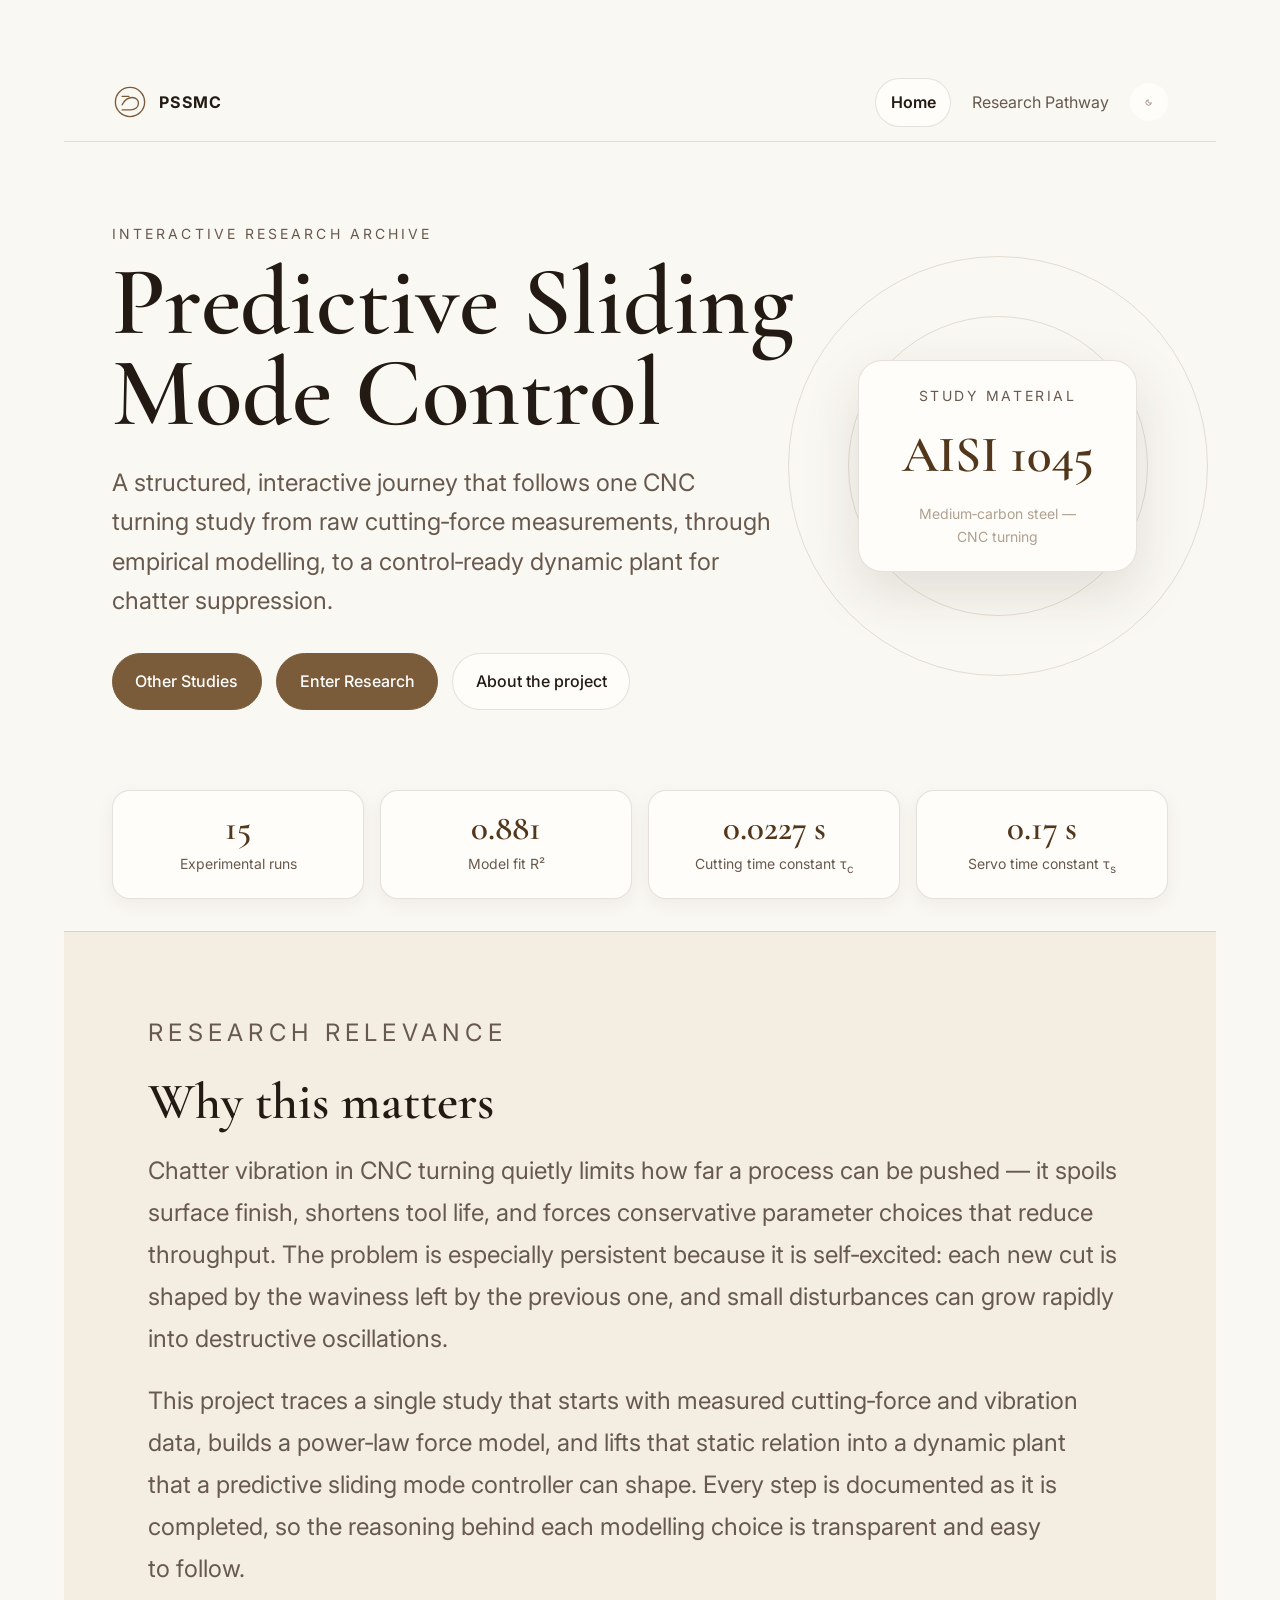
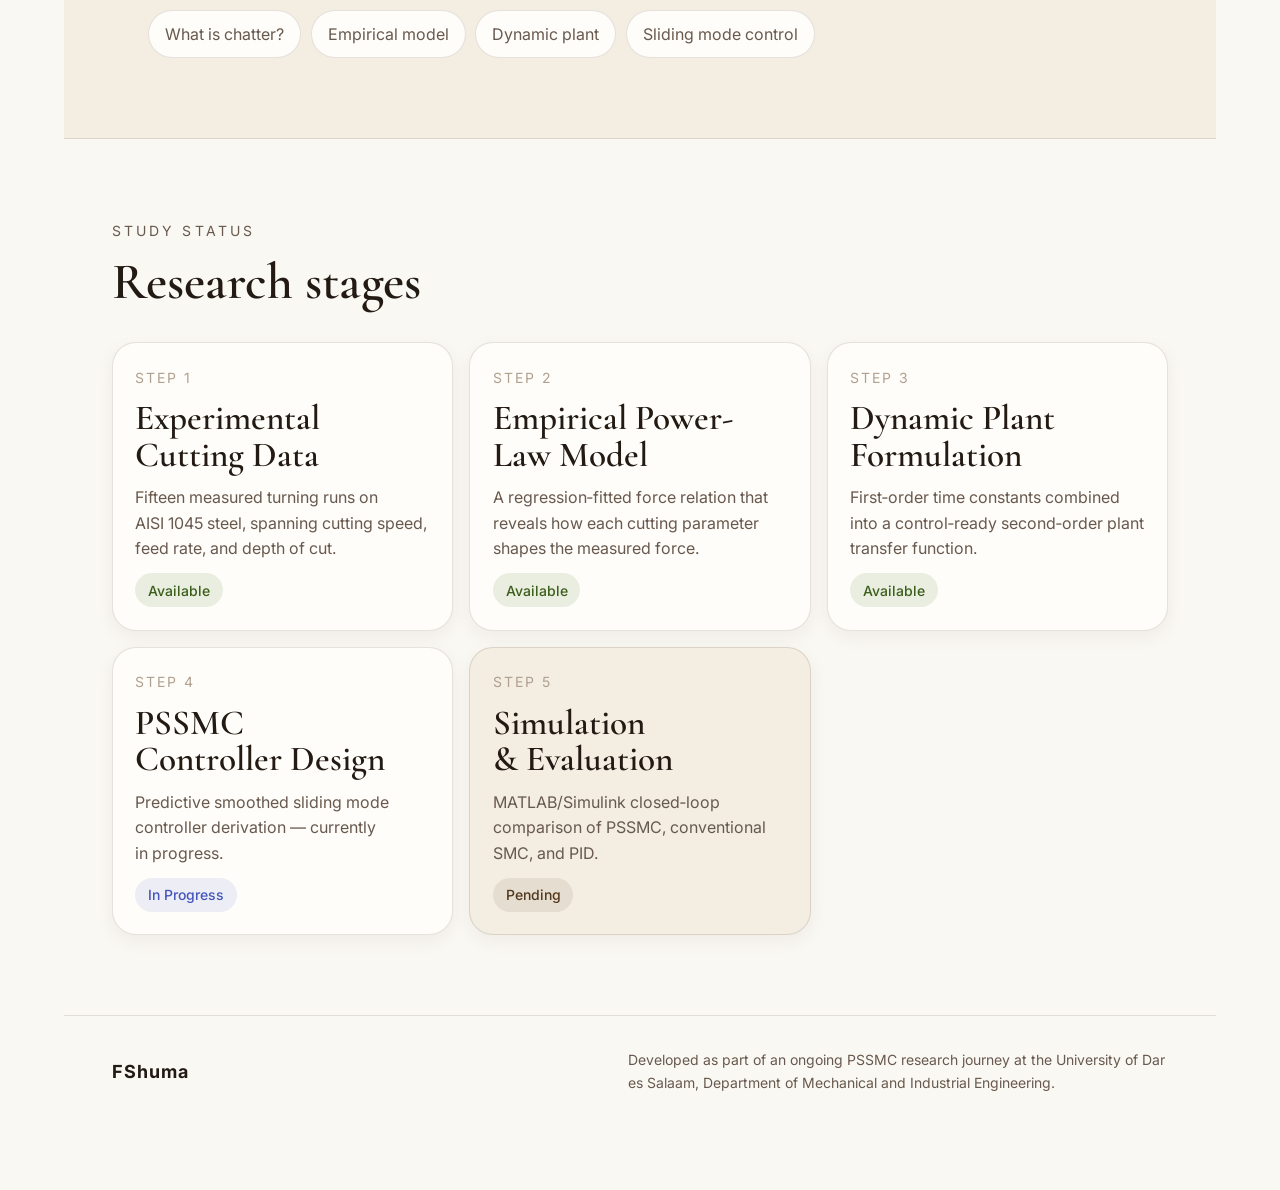
<file: index.html>
<!DOCTYPE html>
<html lang="en" data-theme="">
<head>
  <meta charset="UTF-8" />
  <meta name="viewport" content="width=device-width, initial-scale=1.0" />
  <title>PSSMC – Modelling and Suppression of Regenerative Chatter</title>
  <meta name="description" content="Interactive research archive documenting the design of a
    Predictive Smoothed Sliding Mode Controller for chatter suppression in CNC turning." />

  <!-- Fonts -->
  <link rel="preconnect" href="https://fonts.googleapis.com" />
  <link rel="preconnect" href="https://fonts.gstatic.com" crossorigin />
  <link href="https://fonts.googleapis.com/css2?family=Cormorant+Garamond:ital,wght@0,500;0,600;0,700;1,500&family=Inter:wght@400;500;600;700&display=swap" rel="stylesheet" />

  <!-- Styles -->
  <link rel="stylesheet" href="./assets/css/style.css" />

  <!-- Scripts -->
  <script defer src="./assets/js/main.js"></script>
</head>

<body>
  <!-- Skip link -->
  <a class="skip-link" href="#main">Skip to content</a>

  <!-- ── HEADER ──────────────────────────────────────────── -->
  <header class="site-header">

    <!-- Logo / brand -->
    <a class="brand-mark" href="./index.html" aria-label="PSSMC home">
      <svg viewBox="0 0 64 64" aria-hidden="true" focusable="false">
        <circle cx="32" cy="32" r="26" class="mark-ring" />
        <path d="M18 37c5-10 11-13 18-13s11 5 11 10c0 7-6 12-14 12H18"
              class="mark-wave" />
        <path d="M18 22h12" class="mark-line" />
      </svg>
      <span>PSSMC</span>
    </a>

    <!-- Nav -->
    <nav class="top-nav" aria-label="Primary navigation">
      <a href="./index.html" aria-current="page">Home</a>
      <a href="./gateway.html">Research Pathway</a>
      <button class="theme-btn" data-theme-toggle
              aria-label="Switch colour theme" type="button"></button>
    </nav>

  </header>


  <!-- ── MAIN ────────────────────────────────────────────── -->
  <main id="main">

    <!-- HERO -->
    <section class="hero-home" aria-label="Introduction">

      <div class="hero-copy">
        <p class="eyebrow">Interactive research archive</p>
        <h1>Predictive&nbsp;Sliding Mode&nbsp;Control</h1>
        <p class="lead">
          A structured, interactive journey that follows one CNC turning
          study from raw cutting&#8209;force measurements, through empirical
          modelling, to a control&#8209;ready dynamic plant for chatter
          suppression.
        </p>
        <div class="hero-actions">
          <a class="btn btn-primary" href="studies\Kasprowiak.html">
            Other Studies
          </a>

          <a class="btn btn-primary" href="./gateway.html">
            Enter Research
          </a>

          <button class="btn btn-secondary" type="button"
                  data-overlay="ol-about">
            About the project
          </button>
        </div>
      </div>

      <!-- Animated visual -->
      <div class="hero-visual" aria-hidden="true">
        <div class="signal signal-a"></div>
        <div class="signal signal-b"></div>
        <div class="signal signal-c"></div>
        <div class="hero-card">
          <p class="hc-label">Study material</p>
          <p class="hc-value">AISI&nbsp;1045</p>
          <p class="hc-sub">Medium&#8209;carbon steel &mdash; CNC turning</p>
        </div>
      </div>

    </section>


    <!-- METRICS BAND -->
    <div class="metrics-band" aria-label="Key project numbers">

      <article class="metric">
        <span class="metric-value" data-count="15">0</span>
        <span class="metric-label">Experimental runs</span>
      </article>

      <article class="metric">
        <span class="metric-value" data-count="0.881">0</span>
        <span class="metric-label">Model fit R&sup2;</span>
      </article>

      <article class="metric">
        <span class="metric-value">0.0227&thinsp;s</span>
        <span class="metric-label">
          Cutting time constant &tau;<sub>c</sub>
        </span>
      </article>

      <article class="metric">
        <span class="metric-value">0.17&thinsp;s</span>
        <span class="metric-label">
          Servo time constant &tau;<sub>s</sub>
        </span>
      </article>

    </div>


    <!-- WHY THIS MATTERS -->
    <section class="why-section" aria-labelledby="why-heading">
      <div class="why-inner">

        <p class="eyebrow">Research relevance</p>
        <h2 id="why-heading" class="section-title">Why this matters</h2>

        <p>
          Chatter vibration in CNC turning quietly limits how far a process
          can be pushed &mdash; it spoils surface finish, shortens tool life,
          and forces conservative parameter choices that reduce throughput.
          The problem is especially persistent because it is self&#8209;excited:
          each new cut is shaped by the waviness left by the previous one,
          and small disturbances can grow rapidly into destructive oscillations.
        </p>

        <p>
          This project traces a single study that starts with measured
          cutting&#8209;force and vibration data, builds a power&#8209;law
          force model, and lifts that static relation into a dynamic plant
          that a predictive sliding mode controller can shape. Every step is
          documented as it is completed, so the reasoning behind each
          modelling choice is transparent and easy to follow.
        </p>

        <div class="chip-row">
          <button class="chip" type="button" data-overlay="ol-chatter">
            What is chatter?
          </button>
          <button class="chip" type="button" data-overlay="ol-powerlaw">
            Empirical model
          </button>
          <button class="chip" type="button" data-overlay="ol-plant">
            Dynamic plant
          </button>
          <button class="chip" type="button" data-overlay="ol-smc">
            Sliding mode control
          </button>
        </div>

      </div>
    </section>


    <!-- RESEARCH STAGES PREVIEW -->
    <section class="preview-section" aria-labelledby="stages-heading">

      <p class="eyebrow">Study status</p>
      <h2 id="stages-heading" class="section-title">Research stages</h2>

      <div class="preview-grid">

        <!-- Step 1 -->
        <a class="stage-card" href="./steps/step-1.html">
          <span class="stage-step">Step 1</span>
          <h3>Experimental Cutting Data</h3>
          <p>
            Fifteen measured turning runs on AISI&nbsp;1045 steel, spanning
            cutting speed, feed rate, and depth of cut.
          </p>
          <span class="badge badge-live">Available</span>
        </a>

        <!-- Step 2 -->
        <a class="stage-card" href="./steps/step-2.html">
          <span class="stage-step">Step 2</span>
          <h3>Empirical Power-Law Model</h3>
          <p>
            A regression&#8209;fitted force relation that reveals how each
            cutting parameter shapes the measured force.
          </p>
          <span class="badge badge-live">Available</span>
        </a>

        <!-- Step 3 -->
        <a class="stage-card" href="./steps/step-3.html">
          <span class="stage-step">Step 3</span>
          <h3>Dynamic Plant Formulation</h3>
          <p>
            First&#8209;order time constants combined into a control&#8209;ready
            second&#8209;order plant transfer function.
          </p>
          <span class="badge badge-live">Available</span>
        </a>

        <!-- Step 4 — construction -->
        <a class="stage-card" href="./steps/step-4.html">
          <span class="stage-step">Step 4</span>
          <h3>PSSMC Controller Design</h3>
          <p>
            Predictive smoothed sliding mode controller derivation
            &mdash; currently in progress.
          </p>
          <span class="badge badge-progress">In Progress</span>
        </a>

        <!-- Step 5 — construction -->
        <button class="stage-card muted" type="button"
                data-overlay="ol-construction">
          <span class="stage-step">Step 5</span>
          <h3>Simulation &amp; Evaluation</h3>
          <p>
            MATLAB/Simulink closed&#8209;loop comparison of PSSMC,
            conventional SMC, and PID.
          </p>
          <span class="badge badge-soon">Pending</span>
        </button>

      </div>
    </section>

  </main>


  <!-- ── FOOTER ──────────────────────────────────────────── -->
  <footer class="site-footer">
    <span class="footer-brand">FShuma</span>
    <p class="footer-sub">
      Developed as part of an ongoing PSSMC research journey at the
      University of Dar es Salaam, Department of Mechanical and
      Industrial Engineering.
    </p>
  </footer>


  <!-- ══════════════════════════════════════════════════════ -->
  <!--  OVERLAYS                                              -->
  <!-- ══════════════════════════════════════════════════════ -->

  <!-- About the project -->
  <div class="overlay" id="ol-about" hidden>
    <div class="overlay-backdrop" data-close-overlay></div>
    <div class="overlay-panel" role="dialog" aria-modal="true"
         aria-labelledby="ol-about-title">
      <button class="overlay-close" type="button"
              data-close-overlay aria-label="Close">&times;</button>
      <h2 id="ol-about-title">About this project</h2>
      <p>
        This archive documents the complete research pipeline for designing
        a <strong>Predictive Smoothed Sliding Mode Controller (PSSMC)</strong>
        that suppresses regenerative chatter in the turning of AISI&nbsp;1045
        steel by dynamically adjusting depth of cut in real time. 
        Hoping to extend this novelty throughout all materials in turning operations. 
      </p>
      <p>
        The study is carried out by His Majesty <strong>Shuma Fadhil</strong>
        (Reg:&nbsp;2024&#8209;06&#8209;02219), 
        with his sensei <strong> Dr. Harryson </strong> at the University of Dar es
        Salaam, Department of Mechanical and Industrial Engineering. 
        Each stage is documented as it is completed, making this site a live
        companion to the research rather than a retrospective summary.
      </p>
      <p>
        The project is ongoing, so check back regularly for updates and new
        content as the study progresses through modelling, controller design,
        and evaluation.
       </p>
        
    </div>
  </div>

  <!-- What is chatter -->
  <div class="overlay" id="ol-chatter" hidden>
    <div class="overlay-backdrop" data-close-overlay></div>
    <div class="overlay-panel" role="dialog" aria-modal="true"
         aria-labelledby="ol-chatter-title">
      <button class="overlay-close" type="button"
              data-close-overlay aria-label="Close">&times;</button>
      <h2 id="ol-chatter-title">Chatter vibration</h2>
      <p>
        Chatter is a self&#8209;excited machining vibration driven by a
        regenerative mechanism: the tool cuts a surface that already carries
        waviness from the previous pass. If the phase and amplitude conditions
        are right, each cut amplifies the waviness left by the last one, and
        the oscillation grows until the tool loses contact or the material
        behaves nonlinearly.
      </p>
      <p>
        In practice, chatter is heard as a loud, harsh tone and is visible
        as a regular ripple pattern on the finished surface. Suppressing it
        means either changing the operating point or actively adjusting a
        process parameter &mdash; in this study, depth of cut &mdash; to
        steer the system away from the unstable regime.
      </p>
    </div>
  </div>

  <!-- Empirical model -->
  <div class="overlay" id="ol-powerlaw" hidden>
    <div class="overlay-backdrop" data-close-overlay></div>
    <div class="overlay-panel" role="dialog" aria-modal="true"
         aria-labelledby="ol-powerlaw-title">
      <button class="overlay-close" type="button"
              data-close-overlay aria-label="Close">&times;</button>
      <h2 id="ol-powerlaw-title">Empirical power-law model</h2>
      <p>
        An empirical model is built directly from measured data rather than
        derived from first principles. Here, the cutting force is expressed
        as a product of power&#8209;law terms in cutting speed, depth of cut,
        and feed rate. Taking logarithms of both sides converts the nonlinear
        relation into a linear problem that ordinary least squares regression
        solves in a single step.
      </p>
      <p>
        The result is a compact, interpretable formula that quantifies
        exactly how much each process parameter contributes to the force,
        and that can be evaluated instantly for any operating point within
        the experimental range.
      </p>
    </div>
  </div>

  <!-- Dynamic plant -->
  <div class="overlay" id="ol-plant" hidden>
    <div class="overlay-backdrop" data-close-overlay></div>
    <div class="overlay-panel" role="dialog" aria-modal="true"
         aria-labelledby="ol-plant-title">
      <button class="overlay-close" type="button"
              data-close-overlay aria-label="Close">&times;</button>
      <h2 id="ol-plant-title">Dynamic plant</h2>
      <p>
        The plant is the mathematical model of the physical system the
        controller must regulate. Here it captures two time&#8209;scale
        effects: the cutting process itself, which responds to feed changes
        with a time constant of around 23&thinsp;ms, and the CNC servo
        actuator with a 170&thinsp;ms lag. Together they form a
        second&#8209;order transfer function that the PSSMC stabilises.
      </p>
    </div>
  </div>

  <!-- Sliding mode control -->
  <div class="overlay" id="ol-smc" hidden>
    <div class="overlay-backdrop" data-close-overlay></div>
    <div class="overlay-panel" role="dialog" aria-modal="true"
         aria-labelledby="ol-smc-title">
      <button class="overlay-close" type="button"
              data-close-overlay aria-label="Close">&times;</button>
      <h2 id="ol-smc-title">Sliding mode control</h2>
      <p>
        Sliding mode control drives the system state onto a
        designer&#8209;chosen surface in state space and keeps it there
        with a switching control action. Because the switching is faster
        than the system dynamics, the closed&#8209;loop behaviour on the
        sliding surface is largely independent of parameter variations and
        disturbances &mdash; exactly the robustness needed for a
        chatter&#8209;prone machining process.
      </p>
      <p>
        The <em>predictive smoothed</em> variant adds a preview horizon
        that anticipates vibration growth before it becomes severe, and
        replaces discontinuous switching with a smooth hyperbolic tangent
        to reduce actuator wear.
      </p>
    </div>
  </div>

  <!-- Under construction -->
  <div class="overlay" id="ol-construction" hidden>
    <div class="overlay-backdrop" data-close-overlay></div>
    <div class="overlay-panel" role="dialog" aria-modal="true"
         aria-labelledby="ol-construction-title">
      <button class="overlay-close" type="button"
              data-close-overlay aria-label="Close">&times;</button>
      <h2 id="ol-construction-title">Stage not yet available</h2>
      <p>
        Step&nbsp;4 and Step&nbsp;5 are still being completed. The page
        structure is ready and content will appear here as each stage is
        finalised. Check back soon.
      </p>
    </div>
  </div>


</body>
</html>
</file>
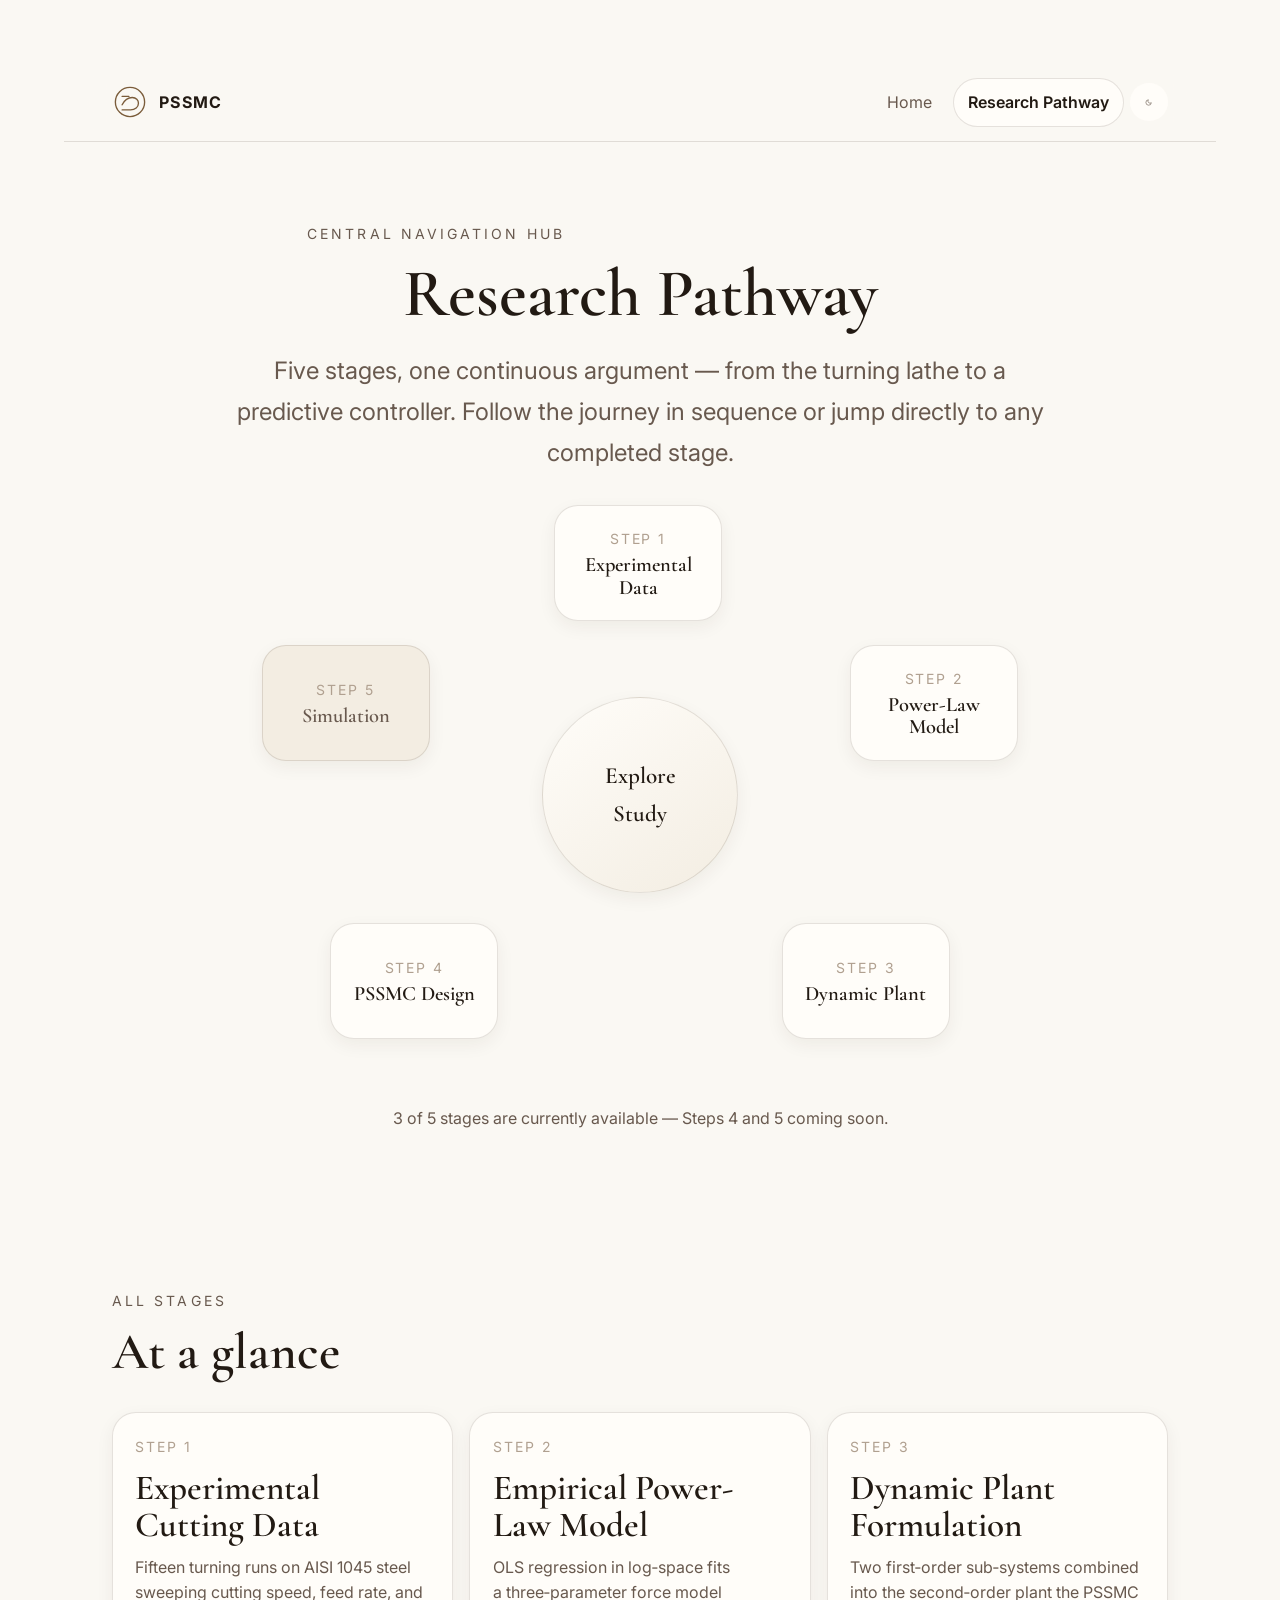
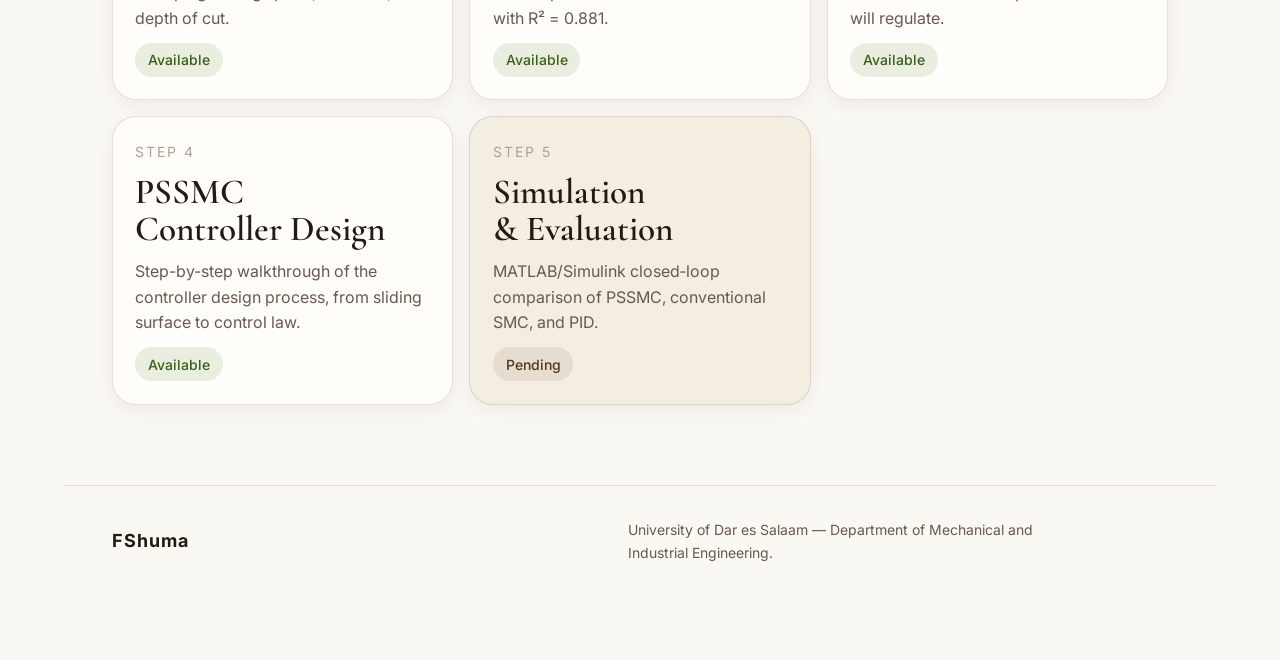
<file: gateway.html>
<!DOCTYPE html>
<html lang="en" data-theme="">
<head>
  <meta charset="UTF-8" />
  <meta name="viewport" content="width=device-width, initial-scale=1.0" />
  <title>Research Pathway – PSSMC</title>
  <meta name="description" content="Central navigation hub for the PSSMC
    research archive. Five stages from experimental data to controller
    simulation." />

  <!-- Fonts -->
  <link rel="preconnect" href="https://fonts.googleapis.com" />
  <link rel="preconnect" href="https://fonts.gstatic.com" crossorigin />
  <link href="https://fonts.googleapis.com/css2?family=Cormorant+Garamond:ital,wght@0,500;0,600;0,700;1,500&family=Inter:wght@400;500;600;700&display=swap" rel="stylesheet" />

  <!-- Styles -->
  <link rel="stylesheet" href="./assets/css/style.css" />

  <!-- Scripts -->
  <script defer src="./assets/js/main.js"></script>
</head>

<body>
  <!-- Skip link -->
  <a class="skip-link" href="#main">Skip to content</a>

  <!-- ── HEADER ──────────────────────────────────────────── -->
  <header class="site-header">

    <a class="brand-mark" href="./index.html" aria-label="PSSMC home">
      <svg viewBox="0 0 64 64" aria-hidden="true" focusable="false">
        <circle cx="32" cy="32" r="26" class="mark-ring" />
        <path d="M18 37c5-10 11-13 18-13s11 5 11 10c0 7-6 12-14 12H18"
              class="mark-wave" />
        <path d="M18 22h12" class="mark-line" />
      </svg>
      <span>PSSMC</span>
    </a>

    <nav class="top-nav" aria-label="Primary navigation">
      <a href="./index.html">Home</a>
      <a href="./gateway.html" aria-current="page">Research Pathway</a>
      <button class="theme-btn" data-theme-toggle
              aria-label="Switch colour theme" type="button"></button>
    </nav>

  </header>


  <!-- ── MAIN ────────────────────────────────────────────── -->
  <main id="main">

    <!-- HERO -->
    <div class="gateway-hero">
      <p class="eyebrow">Central navigation hub</p>
      <h1>Research Pathway</h1>
      <p class="lead">
        Five stages, one continuous argument &mdash; from the turning lathe
        to a predictive controller. Follow the journey in sequence or jump
        directly to any completed stage.
      </p>
    </div>


    <!-- PENTAGON MAP -->
    <div class="pentagon-wrap" aria-label="Stage map">
      <div class="pentagon-grid">

        <!-- Step 1 — top centre -->
        <a class="pnode node-1" href="./steps/step-1.html">
          <span class="pn-step">Step 1</span>
          <strong>Experimental Data</strong>
        </a>

        <!-- Step 2 — top right -->
        <a class="pnode node-2" href="./steps/step-2.html">
          <span class="pn-step">Step 2</span>
          <strong>Power-Law Model</strong>
        </a>

        <!-- Step 3 — bottom right -->
        <a class="pnode node-3" href="./steps/step-3.html">
          <span class="pn-step">Step 3</span>
          <strong>Dynamic Plant</strong>
        </a>

        <!-- Step 4 — bottom left (construction) -->
        <a class="pnode node-4" href="./steps/step-4.html">
          <span class="pn-step">Step 4</span>
          <strong>PSSMC Design</strong>
        </a>

        <!-- Step 5 — top left (construction) -->
        <button class="pnode node-5 muted" type="button"
                data-overlay="ol-construction">
          <span class="pn-step">Step 5</span>
          <strong>Simulation</strong>
        </button>

        <!-- Centre node -->
        <a class="center-node" href="./steps/step-1.html"
           aria-label="Begin study at Step 1">
          Explore<br>Study
        </a>

      </div>

      <p class="gateway-note">
        3 of 5 stages are currently available &mdash;
        Steps&nbsp;4 and&nbsp;5 coming soon.
      </p>
    </div>


    <!-- STAGE LIST — accessible fallback for pentagon -->
    <section class="preview-section" aria-labelledby="stage-list-heading">

      <p class="eyebrow">All stages</p>
      <h2 id="stage-list-heading" class="section-title">
        At a glance
      </h2>

      <div class="preview-grid">

        <a class="stage-card" href="./steps/step-1.html">
          <span class="stage-step">Step 1</span>
          <h3>Experimental Cutting Data</h3>
          <p>
            Fifteen turning runs on AISI&nbsp;1045 steel sweeping cutting
            speed, feed rate, and depth of cut.
          </p>
          <span class="badge badge-live">Available</span>
        </a>

        <a class="stage-card" href="./steps/step-2.html">
          <span class="stage-step">Step 2</span>
          <h3>Empirical Power-Law Model</h3>
          <p>
            OLS regression in log&#8209;space fits a three&#8209;parameter
            force model with R&sup2;&nbsp;=&nbsp;0.881.
          </p>
          <span class="badge badge-live">Available</span>
        </a>

        <a class="stage-card" href="./steps/step-3.html">
          <span class="stage-step">Step 3</span>
          <h3>Dynamic Plant Formulation</h3>
          <p>
            Two first&#8209;order sub&#8209;systems combined into the
            second&#8209;order plant the PSSMC will regulate.
          </p>
          <span class="badge badge-live">Available</span>
        </a>

        <a class="stage-card" href="./steps/step-4.html">
          <span class="stage-step">Step 4</span>
          <h3>PSSMC Controller Design</h3>
          <p>
            Step-by-step walkthrough of the controller design process, from
            sliding surface to control law.
          </p>
          <span class="badge badge-live">Available</span>

        </a>

        <button class="stage-card muted" type="button"
                data-overlay="ol-construction">
          <span class="stage-step">Step 5</span>
          <h3>Simulation &amp; Evaluation</h3>
          <p>
            MATLAB/Simulink closed&#8209;loop comparison of PSSMC,
            conventional SMC, and PID.
          </p>
          <span class="badge badge-soon">Pending</span>
        </button>

      </div>
    </section>

  </main>


  <!-- ── FOOTER ──────────────────────────────────────────── -->
  <footer class="site-footer">
    <span class="footer-brand">FShuma</span>
    <p class="footer-sub">
      University of Dar es Salaam &mdash;
      Department of Mechanical and Industrial Engineering.
    </p>
  </footer>


  <!-- ══════════════════════════════════════════════════════ -->
  <!--  OVERLAYS                                              -->
  <!-- ══════════════════════════════════════════════════════ -->

  <!-- Under construction -->
  <div class="overlay" id="ol-construction" hidden>
    <div class="overlay-backdrop" data-close-overlay></div>
    <div class="overlay-panel" role="dialog" aria-modal="true"
         aria-labelledby="ol-uc-title">
      <button class="overlay-close" type="button"
              data-close-overlay aria-label="Close">&times;</button>
      <h2 id="ol-uc-title">Stage under construction</h2>
      <p>
        Step&nbsp;5 (MATLAB/Simulink simulation) are still being completed.
        The navigation structure is already in place and the content
        will appear here as each stage is finalised.
      </p>
      <a class="btn btn-ghost" href="./steps/step-3.html">
        &#8592; Back to Step 3
      </a>
    </div>
  </div>


</body>
</html>
</file>
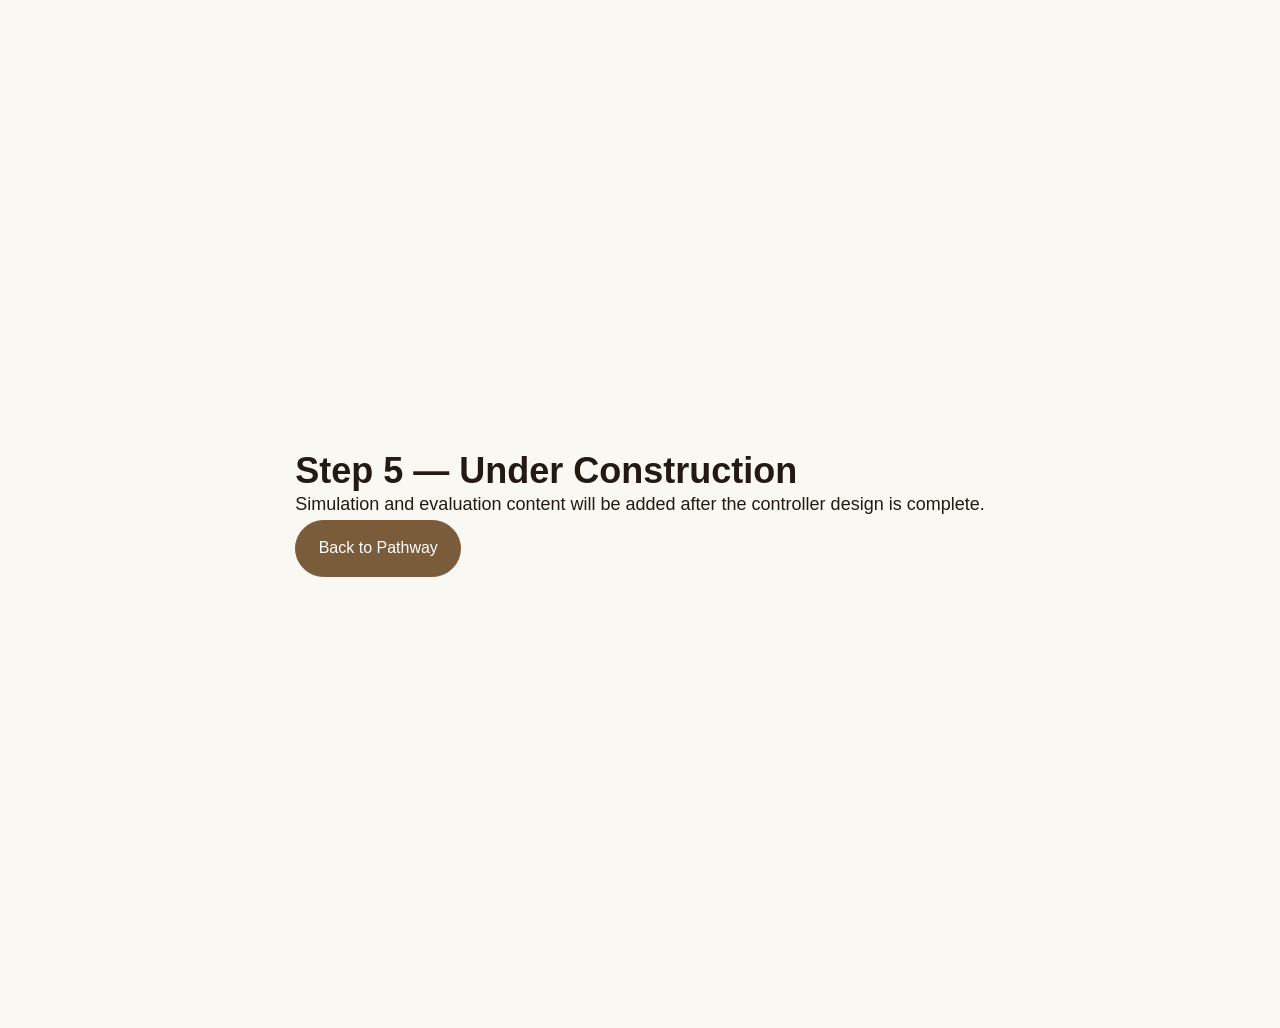
<file: steps/step-5.html>
<!DOCTYPE html><html lang="en"><head><meta charset="UTF-8"><meta name="viewport" content="width=device-width, initial-scale=1.0"><title>Step 5 - Under Construction</title><link rel="stylesheet" href="../assets/css/style.css"></head><body class="construction-page"><main class="construction-main"><h1>Step 5 — Under Construction</h1><p>Simulation and evaluation content will be added after the controller design is complete.</p><a class="btn btn-primary" href="../gateway.html">Back to Pathway</a></main></body></html>
</file>
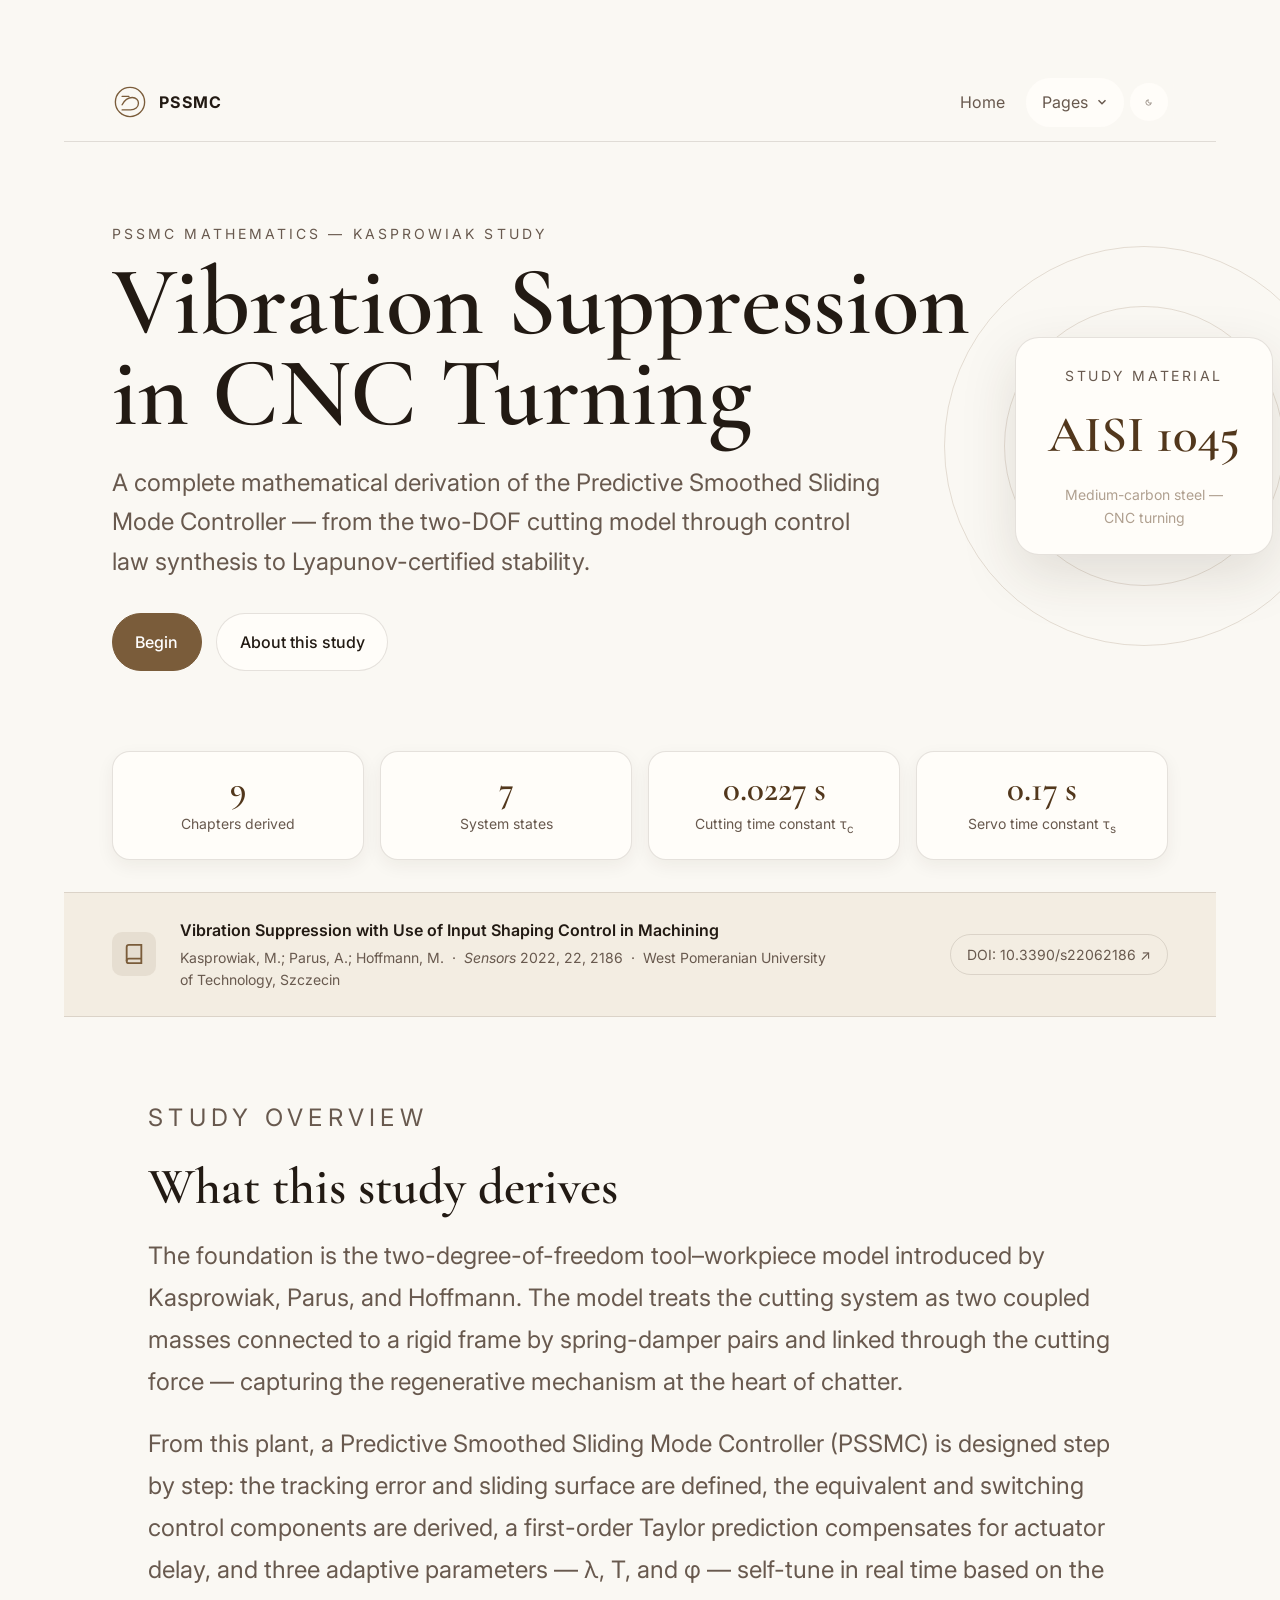
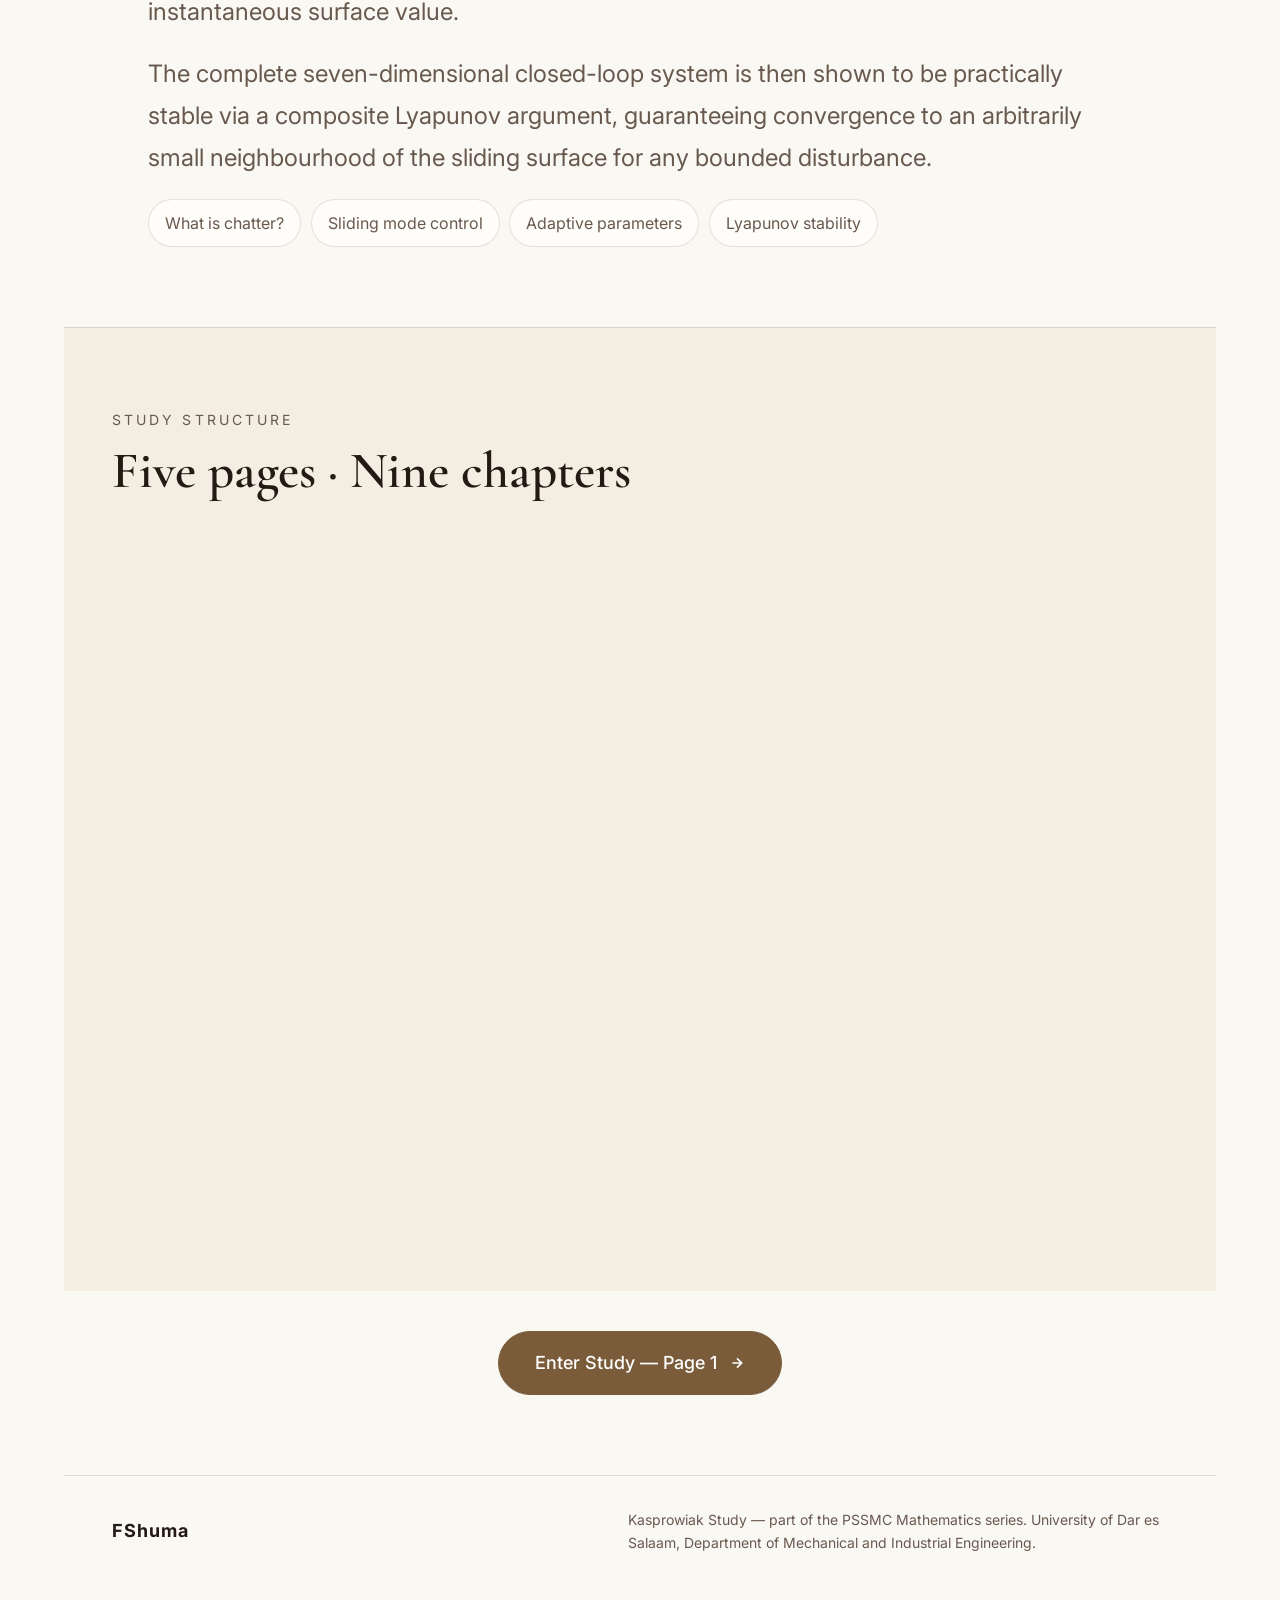
<file: studies/Kasprowiak.html>
<!DOCTYPE html>
<html lang="en" data-theme>
<head>
  <meta charset="UTF-8">
  <meta name="viewport" content="width=device-width, initial-scale=1.0">
  <title>Kasprowiak Study — PSSMC Mathematics</title>
  <meta name="description" content="Full mathematical derivation of the Predictive Smoothed Sliding Mode Controller for chatter suppression in CNC turning, based on the Kasprowiak two-DOF model.">

  <!-- Fonts -->
  <link rel="preconnect" href="https://fonts.googleapis.com">
  <link rel="preconnect" href="https://fonts.gstatic.com" crossorigin>
  <link href="https://fonts.googleapis.com/css2?family=Cormorant+Garamond:ital,wght@0,500;0,600;0,700;1,500&family=Inter:wght@400;500;600;700&display=swap" rel="stylesheet">

  <!-- Shared styles -->
  <link rel="stylesheet" href="../assets/css/style.css">

  <style>
    /* ── PAGES POPUP ─────────────────────────────────────────── */
    .pages-btn-wrap { position: relative; }

    .pages-btn {
      display: inline-flex;
      align-items: center;
      gap: 0.45rem;
      font-size: var(--text-sm);
      padding: 0.62rem 0.9rem;
      border-radius: 999px;
      border: 1px solid var(--color-border);
      background: var(--color-surface);
      color: var(--color-text-muted);
      cursor: pointer;
      white-space: nowrap;
      transition: color var(--transition), background var(--transition), border-color var(--transition);
    }
    .pages-btn:hover { color: var(--color-text); background: var(--color-surface-2); }
    .pages-btn svg { transition: transform 240ms cubic-bezier(0.16,1,0.3,1); }
    .pages-btn[aria-expanded="true"] svg { transform: rotate(180deg); }

    .pages-dropdown {
      position: absolute;
      top: calc(100% + 0.5rem);
      right: 0;
      min-width: 280px;
      background: var(--color-surface);
      border: 1px solid var(--color-border);
      border-radius: var(--radius-lg);
      box-shadow: var(--shadow-lg);
      z-index: 100;
      overflow: hidden;
      opacity: 0;
      transform: translateY(-6px) scale(0.98);
      pointer-events: none;
      transition: opacity 200ms cubic-bezier(0.16,1,0.3,1),
                  transform 200ms cubic-bezier(0.16,1,0.3,1);
    }
    .pages-dropdown.open {
      opacity: 1;
      transform: translateY(0) scale(1);
      pointer-events: all;
    }

    .pages-dropdown-header {
      padding: 0.75rem 1rem 0.5rem;
      font-size: var(--text-xs);
      text-transform: uppercase;
      letter-spacing: 0.14em;
      color: var(--color-text-faint);
      border-bottom: 1px solid var(--color-border);
    }

    .pages-dropdown a,
    .pages-dropdown span.pd-item {
      display: flex;
      align-items: center;
      gap: 0.75rem;
      padding: 0.7rem 1rem;
      font-size: var(--text-sm);
      color: var(--color-text-muted);
      text-decoration: none;
      transition: background var(--transition), color var(--transition);
      border-bottom: 1px solid var(--color-border);
    }
    .pages-dropdown a:last-child,
    .pages-dropdown span.pd-item:last-child { border-bottom: none; }
    .pages-dropdown a:hover { background: var(--color-surface-2); color: var(--color-text); }
    .pages-dropdown a[aria-current="page"] {
      background: rgba(122,92,58,0.07);
      color: var(--color-primary-dark);
      font-weight: 600;
    }
    .pd-num {
      width: 24px; height: 24px;
      border-radius: 50%;
      background: var(--color-surface-2);
      border: 1px solid var(--color-border);
      display: grid;
      place-items: center;
      font-size: 0.7rem;
      font-weight: 600;
      color: var(--color-text-faint);
      flex-shrink: 0;
    }
    a[aria-current="page"] .pd-num {
      background: var(--color-primary);
      border-color: var(--color-primary);
      color: #fff;
    }
    .pd-label { flex: 1; line-height: 1.3; }
    .pd-badge {
      font-size: 0.65rem;
      padding: 0.15rem 0.5rem;
      border-radius: 999px;
      background: rgba(122,92,58,0.11);
      color: var(--color-primary-dark);
      font-weight: 500;
    }
    [data-theme="dark"] .pd-badge { background: rgba(196,154,106,0.15); color: #c49a6a; }

    /* ── STUDY HERO ───────────────────────────────────────────── */
    .study-hero {
      display: grid;
      grid-template-columns: 1.1fr 0.9fr;
      gap: clamp(2rem, 5vw, 5rem);
      align-items: center;
      padding: clamp(3rem, 8vw, 5rem) clamp(1rem, 4vw, 3rem);
    }

    .study-hero-copy h1 {
      font-family: var(--font-display);
      font-size: var(--text-hero);
      font-weight: 600;
      line-height: 0.93;
      margin: 0.3rem 0 var(--space-6);
    }

    .study-hero-copy .lead {
      font-size: var(--text-lg);
      color: var(--color-text-muted);
      max-width: 52ch;
      line-height: 1.65;
      margin-bottom: var(--space-8);
    }

    /* Hero visual — waveform animation */
    .study-hero-visual {
      position: relative;
      min-height: 360px;
      display: grid;
      place-items: center;
    }

    .wave-ring {
      position: absolute;
      border: 1px solid rgba(122,92,58,0.18);
      border-radius: 50%;
      animation: pulse 8s ease-in-out infinite;
    }
    .wave-ring:nth-child(1) { width: 160px; height: 160px; }
    .wave-ring:nth-child(2) { width: 280px; height: 280px; animation-delay: -2.5s; }
    .wave-ring:nth-child(3) { width: 400px; height: 400px; animation-delay: -5s; }

    .study-hero-card {
      position: relative;
      z-index: 1;
      background: var(--color-surface);
      border: 1px solid var(--color-border);
      border-radius: var(--radius-lg);
      box-shadow: var(--shadow-lg);
      padding: 1.6rem 2rem;
      min-width: 220px;
      text-align: center;
    }

    .shc-label {
      font-size: var(--text-xs);
      letter-spacing: 0.18em;
      text-transform: uppercase;
      color: var(--color-text-muted);
      margin-bottom: 0.4rem;
    }
    .shc-value {
      font-family: var(--font-display);
      font-size: var(--text-2xl);
      color: var(--color-primary-dark);
      font-weight: 600;
      margin-bottom: 0.3rem;
    }
    .shc-sub {
      font-size: var(--text-xs);
      color: var(--color-text-faint);
    }

    /* ── METRICS BAND (study version) ─────────────────────────── */
    .study-metrics {
      display: grid;
      grid-template-columns: repeat(4, 1fr);
      gap: 1rem;
      padding: 0 clamp(1rem, 4vw, 3rem) var(--space-8);
    }

    /* ── CITATION BAND ────────────────────────────────────────── */
    .citation-band {
      background: var(--color-surface-2);
      border-top: 1px solid var(--color-border);
      border-bottom: 1px solid var(--color-border);
      padding: var(--space-6) clamp(1rem, 4vw, 3rem);
      display: flex;
      align-items: center;
      gap: 1.5rem;
      flex-wrap: wrap;
    }
    .citation-icon {
      width: 44px; height: 44px;
      border-radius: var(--radius-sm);
      background: rgba(122,92,58,0.10);
      display: grid;
      place-items: center;
      flex-shrink: 0;
      color: var(--color-primary);
    }
    .citation-body { flex: 1; min-width: 200px; }
    .citation-title {
      font-size: var(--text-sm);
      font-weight: 600;
      color: var(--color-text);
      margin-bottom: 0.25rem;
    }
    .citation-meta {
      font-size: var(--text-xs);
      color: var(--color-text-muted);
      line-height: 1.6;
    }
    .citation-link {
      font-size: var(--text-xs);
      padding: 0.5rem 1rem;
      border-radius: 999px;
      border: 1px solid var(--color-border);
      color: var(--color-text-muted);
      white-space: nowrap;
      transition: color var(--transition), background var(--transition);
    }
    .citation-link:hover { color: var(--color-primary-dark); background: var(--color-surface); }

    /* ── ABSTRACT SECTION ─────────────────────────────────────── */
    .abstract-section {
      max-width: 1080px;
      margin-inline: auto;
      padding: clamp(3rem, 7vw, 5rem) clamp(1rem, 4vw, 3rem);
    }

    .abstract-section .section-title {
      font-family: var(--font-display);
      font-size: var(--text-2xl);
      font-weight: 600;
      margin-bottom: var(--space-5);
    }

    .abstract-section p {
      font-size: var(--text-lg);
      color: var(--color-text-muted);
      max-width: 68ch;
      line-height: 1.75;
      margin-bottom: var(--space-5);
    }

    /* ── PAGES GRID ───────────────────────────────────────────── */
    .pages-section {
      background: var(--color-surface-2);
      border-top: 1px solid var(--color-border);
      padding: clamp(3rem, 7vw, 5rem) clamp(1rem, 4vw, 3rem);
    }

    .pages-grid {
      display: grid;
      grid-template-columns: repeat(3, 1fr);
      gap: 1rem;
      margin-top: var(--space-8);
    }

    .page-card {
      display: flex;
      flex-direction: column;
      gap: 0.7rem;
      background: var(--color-surface);
      border: 1px solid var(--color-border);
      border-radius: var(--radius-lg);
      padding: 1.6rem;
      box-shadow: var(--shadow-sm);
      text-align: left;
      text-decoration: none;
      color: inherit;
      transition: transform var(--transition), box-shadow var(--transition);
      min-height: 220px;
    }
    .page-card:hover {
      transform: translateY(-2px);
      box-shadow: var(--shadow-md);
    }
    .page-card.pending {
      background: var(--color-surface-2);
      cursor: default;
    }
    .page-card.pending:hover { transform: none; box-shadow: var(--shadow-sm); }

    .pc-number {
      font-size: var(--text-xs);
      text-transform: uppercase;
      letter-spacing: 0.14em;
      color: var(--color-text-faint);
    }
    .page-card h3 {
      font-family: var(--font-display);
      font-size: var(--text-xl);
      font-weight: 600;
      margin: 0;
      line-height: 1.1;
    }
    .page-card p {
      font-size: var(--text-sm);
      color: var(--color-text-muted);
      flex: 1;
      line-height: 1.6;
      max-width: 100%;
    }
    .pc-chapters {
      font-size: var(--text-xs);
      color: var(--color-text-faint);
      margin-top: auto;
      display: flex;
      flex-wrap: wrap;
      gap: 0.35rem;
    }
    .pc-ch-tag {
      padding: 0.2rem 0.55rem;
      border-radius: 999px;
      background: rgba(122,92,58,0.08);
      color: var(--color-primary-dark);
      font-weight: 500;
    }
    [data-theme="dark"] .pc-ch-tag { background: rgba(196,154,106,0.12); color: #c49a6a; }

    /* Enter button on front page */
    .enter-study-row {
      display: flex;
      justify-content: center;
      padding: var(--space-10) clamp(1rem, 4vw, 3rem) clamp(3rem, 7vw, 5rem);
    }

    /* ── RESPONSIVE ───────────────────────────────────────────── */
    @media (max-width: 1000px) {
      .study-hero { grid-template-columns: 1fr; }
      .study-hero-visual { display: none; }
      .study-metrics { grid-template-columns: 1fr 1fr; }
      .pages-grid { grid-template-columns: 1fr 1fr; }
    }
    @media (max-width: 640px) {
      .study-metrics,
      .pages-grid { grid-template-columns: 1fr; }
    }
  </style>
</head>
<body>

  <!-- Skip link -->
  <a class="skip-link" href="#main">Skip to content</a>

  <!-- ── HEADER ─────────────────────────────────────────────────── -->
  <header class="site-header">
    <!-- Brand -->
    <a class="brand-mark" href="../index.html" aria-label="PSSMC home">
      <svg viewBox="0 0 64 64" aria-hidden="true" focusable="false">
        <circle cx="32" cy="32" r="26" class="mark-ring"/>
        <path d="M18 37c5-10 11-13 18-13s11 5 11 10c0 7-6 12-14 12H18" class="mark-wave"/>
        <path d="M18 22h12" class="mark-line"/>
      </svg>
      <span>PSSMC</span>
    </a>

    <!-- Nav -->
    <nav class="top-nav" aria-label="Primary navigation">
      <a href="../index.html">Home</a>

      <!-- Pages popup -->
      <div class="pages-btn-wrap">
        <button class="pages-btn" id="pagesBtn" aria-expanded="false" aria-haspopup="true">
          Pages
          <svg width="14" height="14" viewBox="0 0 24 24" fill="none" stroke="currentColor" stroke-width="2.5">
            <polyline points="6 9 12 15 18 9"/>
          </svg>
        </button>
        <div class="pages-dropdown" id="pagesDropdown" role="menu">
          <div class="pages-dropdown-header">PSSMC Mathematics — Kasprowiak</div>
          <a href="Kasprowiak.html" aria-current="page" role="menuitem">
            <span class="pd-num">★</span>
            <span class="pd-label">Front Page</span>
            <span class="pd-badge">Here</span>
          </a>
          <a href="page-1.html" role="menuitem">
            <span class="pd-num">1</span>
            <span class="pd-label">Two-DOF Model</span>
          </a>
          <a href="page-2.html" role="menuitem">
            <span class="pd-num">2</span>
            <span class="pd-label">Objective &amp; Sliding Surface</span>
          </a>
          <a href="page-3.html" role="menuitem">
            <span class="pd-num">3</span>
            <span class="pd-label">Full Control Law</span>
          </a>
          <a href="page-4.html" role="menuitem">
            <span class="pd-num">4</span>
            <span class="pd-label">Lyapunov &amp; Parameters</span>
          </a>
          <a href="page-5.html" role="menuitem">
            <span class="pd-num">5</span>
            <span class="pd-label">Results &amp; Discussion</span>
            <span class="pd-badge">Soon</span>
          </a>
        </div>
      </div>

      <button class="theme-btn" data-theme-toggle aria-label="Switch colour theme" type="button"></button>
    </nav>
  </header>

  <!-- ── MAIN ───────────────────────────────────────────────────── -->
  <main id="main">

    <!-- HERO -->
    <section class="study-hero" aria-label="Study introduction">
      <div class="study-hero-copy">
        <p class="eyebrow">PSSMC Mathematics — Kasprowiak Study</p>
        <h1>Vibration&nbsp;Suppression in&nbsp;CNC&nbsp;Turning</h1>
        <p class="lead">
          A complete mathematical derivation of the Predictive Smoothed Sliding Mode Controller —
          from the two-DOF cutting model through control law synthesis to Lyapunov-certified stability.
        </p>
        <div class="hero-actions">
          <a class="btn btn-primary" href="page-1.html">Begin</a>
          <button class="btn btn-secondary" type="button" data-overlay="ol-about">About this study</button>
        </div>
      </div>

      <div class="study-hero-visual" aria-hidden="true">
        <div class="wave-ring"></div>
        <div class="wave-ring"></div>
        <div class="wave-ring"></div>
        <div class="study-hero-card">
          <p class="shc-label">Study material</p>
          <p class="shc-value">AISI&nbsp;1045</p>
          <p class="shc-sub">Medium-carbon steel — CNC turning</p>
        </div>
      </div>
    </section>

    <!-- METRICS BAND -->
    <div class="study-metrics" aria-label="Key study numbers">
      <article class="metric">
        <span class="metric-value" data-count="9">9</span>
        <span class="metric-label">Chapters derived</span>
      </article>
      <article class="metric">
        <span class="metric-value" data-count="7">7</span>
        <span class="metric-label">System states</span>
      </article>
      <article class="metric">
        <span class="metric-value">0.0227&thinsp;s</span>
        <span class="metric-label">Cutting time constant τ<sub>c</sub></span>
      </article>
      <article class="metric">
        <span class="metric-value">0.17&thinsp;s</span>
        <span class="metric-label">Servo time constant τ<sub>s</sub></span>
      </article>
    </div>

    <!-- CITATION BAND -->
    <div class="citation-band">
      <div class="citation-icon">
        <svg width="22" height="22" viewBox="0 0 24 24" fill="none" stroke="currentColor" stroke-width="2">
          <path d="M4 19.5A2.5 2.5 0 0 1 6.5 17H20"/><path d="M6.5 2H20v20H6.5A2.5 2.5 0 0 1 4 19.5v-15A2.5 2.5 0 0 1 6.5 2z"/>
        </svg>
      </div>
      <div class="citation-body">
        <p class="citation-title">Vibration Suppression with Use of Input Shaping Control in Machining</p>
        <p class="citation-meta">Kasprowiak, M.; Parus, A.; Hoffmann, M. &nbsp;·&nbsp; <em>Sensors</em> 2022, 22, 2186 &nbsp;·&nbsp; West Pomeranian University of Technology, Szczecin</p>
      </div>
      <a class="citation-link" href="https://doi.org/10.3390/s22062186" target="_blank" rel="noopener noreferrer">
        DOI: 10.3390/s22062186 ↗
      </a>
    </div>

    <!-- ABSTRACT -->
    <section class="abstract-section" aria-labelledby="abstract-heading">
      <p class="eyebrow">Study overview</p>
      <h2 id="abstract-heading" class="section-title">What this study derives</h2>
      <p>
        The foundation is the two-degree-of-freedom tool–workpiece model introduced by Kasprowiak, Parus,
        and Hoffmann. The model treats the cutting system as two coupled masses connected to a rigid frame
        by spring-damper pairs and linked through the cutting force — capturing the regenerative mechanism
        at the heart of chatter.
      </p>
      <p>
        From this plant, a Predictive Smoothed Sliding Mode Controller (PSSMC) is designed step by step:
        the tracking error and sliding surface are defined, the equivalent and switching control components
        are derived, a first-order Taylor prediction compensates for actuator delay, and three adaptive
        parameters — λ, T, and φ — self-tune in real time based on the instantaneous surface value.
      </p>
      <p>
        The complete seven-dimensional closed-loop system is then shown to be practically stable via a
        composite Lyapunov argument, guaranteeing convergence to an arbitrarily small neighbourhood of
        the sliding surface for any bounded disturbance.
      </p>
      <div class="chip-row">
        <button class="chip" type="button" data-overlay="ol-chatter">What is chatter?</button>
        <button class="chip" type="button" data-overlay="ol-smc">Sliding mode control</button>
        <button class="chip" type="button" data-overlay="ol-adaptive">Adaptive parameters</button>
        <button class="chip" type="button" data-overlay="ol-lyapunov">Lyapunov stability</button>
      </div>
    </section>

    <!-- PAGES GRID -->
    <section class="pages-section" aria-labelledby="pages-heading">
      <div style="max-width:1080px; margin-inline:auto;">
        <p class="eyebrow">Study structure</p>
        <h2 id="pages-heading" class="section-title">Five pages · Nine chapters</h2>

        <div class="pages-grid">

          <!-- Page 1 -->
          <a class="page-card fade-in" href="page-1.html">
            <span class="pc-number">Page 1</span>
            <h3>The Two-DOF Model</h3>
            <p>Physical system description, equations of motion, cutting force model, and state-space representation of the uncontrolled plant.</p>
            <div class="pc-chapters">
              <span class="pc-ch-tag">Ch. 1</span>
            </div>
          </a>

          <!-- Page 2 -->
          <a class="page-card fade-in" href="page-2.html">
            <span class="pc-number">Page 2</span>
            <h3>Objective &amp; Sliding Surface</h3>
            <p>Control objective, tracking error definition, sliding surface design, and the exponential convergence guarantee it encodes.</p>
            <div class="pc-chapters">
              <span class="pc-ch-tag">Ch. 2</span>
              <span class="pc-ch-tag">Ch. 3</span>
            </div>
          </a>

          <!-- Page 3 -->
          <a class="page-card fade-in" href="page-3.html">
            <span class="pc-number">Page 3</span>
            <h3>Full Control Law</h3>
            <p>Equivalent control derivation, smooth tanh switching law, first-order Taylor prediction, and the three adaptive parameter laws — assembled into the complete PSSMC.</p>
            <div class="pc-chapters">
              <span class="pc-ch-tag">Ch. 4</span>
              <span class="pc-ch-tag">Ch. 5</span>
              <span class="pc-ch-tag">Ch. 6</span>
              <span class="pc-ch-tag">Ch. 7</span>
            </div>
          </a>

          <!-- Page 4 -->
          <a class="page-card fade-in" href="page-4.html">
            <span class="pc-number">Page 4</span>
            <h3>Lyapunov &amp; Parameters</h3>
            <p>Composite Lyapunov candidate function, time-derivative bound, practical stability proof, and the full identified system parameter table.</p>
            <div class="pc-chapters">
              <span class="pc-ch-tag">Ch. 8</span>
              <span class="pc-ch-tag">Ch. 9</span>
            </div>
          </a>

          <!-- Page 5 -->
          <a class="page-card fade-in" href="page-5.html">
            <span class="pc-number">Page 5</span>
            <h3>Results &amp; Discussion</h3>
            <p>MATLAB/Simulink closed-loop simulations comparing PSSMC, conventional SMC, and PID — with interactive Plotly charts and performance analysis.</p>
            <div class="pc-chapters">
              <span class="pc-ch-tag">Ch. 10</span>
              <span style="font-size:var(--text-xs);color:var(--color-text-faint);margin-left:0.3rem;">— coming soon</span>
            </div>
          </a>

        </div>
      </div>
    </section>

    <!-- ENTER STUDY ROW -->
    <div class="enter-study-row">
      <a class="btn btn-primary" href="page-1.html" style="padding:1rem 2.2rem;font-size:var(--text-base);">
        Enter Study — Page 1
        <svg width="16" height="16" viewBox="0 0 24 24" fill="none" stroke="currentColor" stroke-width="2.5" style="margin-left:0.3rem;">
          <path d="M5 12h14M12 5l7 7-7 7"/>
        </svg>
      </a>
    </div>

  </main>

  <!-- ── FOOTER ─────────────────────────────────────────────────── -->
  <footer class="site-footer">
    <span class="footer-brand">FShuma</span>
    <p class="footer-sub">
      Kasprowiak Study — part of the PSSMC Mathematics series.
      University of Dar es Salaam, Department of Mechanical and Industrial Engineering.
    </p>
  </footer>

  <!-- ── OVERLAYS ───────────────────────────────────────────────── -->

  <!-- About -->
  <div class="overlay" id="ol-about" hidden>
    <div class="overlay-backdrop" data-close-overlay></div>
    <div class="overlay-panel" role="dialog" aria-modal="true" aria-labelledby="ol-about-title">
      <button class="overlay-close" type="button" data-close-overlay aria-label="Close">&times;</button>
      <h2 id="ol-about-title">About this study</h2>
      <p>
        This archive documents the complete mathematical derivation of the <strong>Predictive Smoothed
        Sliding Mode Controller (PSSMC)</strong> for chatter suppression in CNC turning of AISI 1045 steel.
      </p>
      <p>
        The work is carried out by <strong>Shuma Fadhil</strong> (Reg&nbsp;2024&#8209;06&#8209;02219) at the
        University of Dar es Salaam, Department of Mechanical and Industrial Engineering. It builds
        directly on the two-DOF cutting model published by Kasprowiak, Parus, and Hoffmann (2022).
      </p>
    </div>
  </div>

  <!-- Chatter -->
  <div class="overlay" id="ol-chatter" hidden>
    <div class="overlay-backdrop" data-close-overlay></div>
    <div class="overlay-panel" role="dialog" aria-modal="true" aria-labelledby="ol-chatter-title">
      <button class="overlay-close" type="button" data-close-overlay aria-label="Close">&times;</button>
      <h2 id="ol-chatter-title">Chatter vibration</h2>
      <p>
        Chatter is a self-excited machining vibration driven by a regenerative mechanism — the tool cuts
        a surface that already carries waviness from the previous pass. Each cut can amplify the waviness
        left by the last one, leading to destructive oscillations that degrade surface quality and accelerate
        tool wear.
      </p>
      <p>
        Suppressing it means actively adjusting a process parameter — in this study, depth of cut — to
        steer the system away from the unstable regime.
      </p>
    </div>
  </div>

  <!-- SMC -->
  <div class="overlay" id="ol-smc" hidden>
    <div class="overlay-backdrop" data-close-overlay></div>
    <div class="overlay-panel" role="dialog" aria-modal="true" aria-labelledby="ol-smc-title">
      <button class="overlay-close" type="button" data-close-overlay aria-label="Close">&times;</button>
      <h2 id="ol-smc-title">Sliding mode control</h2>
      <p>
        Sliding mode control drives the system state onto a designer-chosen surface in state space and keeps
        it there. Once on the surface, closed-loop behaviour is governed entirely by the surface geometry —
        independent of plant parameter variations and bounded disturbances.
      </p>
      <p>
        The <em>predictive smoothed</em> variant adds a Taylor-expansion preview horizon that anticipates
        vibration growth before it becomes severe, and replaces discontinuous switching with a smooth
        hyperbolic tangent to eliminate actuator chattering.
      </p>
    </div>
  </div>

  <!-- Adaptive -->
  <div class="overlay" id="ol-adaptive" hidden>
    <div class="overlay-backdrop" data-close-overlay></div>
    <div class="overlay-panel" role="dialog" aria-modal="true" aria-labelledby="ol-adaptive-title">
      <button class="overlay-close" type="button" data-close-overlay aria-label="Close">&times;</button>
      <h2 id="ol-adaptive-title">Adaptive parameters</h2>
      <p>
        Standard SMC uses fixed gains — a fixed gain large enough for worst-case chatter is unnecessarily
        aggressive during calm cutting. The PSSMC resolves this by making three parameters continuously
        adaptive: the sliding gain λ, the prediction horizon T, and the boundary layer thickness φ.
      </p>
      <p>
        All three are driven by the instantaneous sliding surface value s(t). When chatter is severe,
        they adapt rapidly. When the system has converged, they freeze — the controller learns the
        appropriate gains for the current operating condition automatically.
      </p>
    </div>
  </div>

  <!-- Lyapunov -->
  <div class="overlay" id="ol-lyapunov" hidden>
    <div class="overlay-backdrop" data-close-overlay></div>
    <div class="overlay-panel" role="dialog" aria-modal="true" aria-labelledby="ol-lyapunov-title">
      <button class="overlay-close" type="button" data-close-overlay aria-label="Close">&times;</button>
      <h2 id="ol-lyapunov-title">Lyapunov stability</h2>
      <p>
        A Lyapunov proof provides a mathematical guarantee: for any initial condition and any bounded
        disturbance, the system converges to a neighbourhood of the sliding surface and remains there.
        This transforms an empirically good controller into a theoretically certified one.
      </p>
      <p>
        The composite Lyapunov candidate accounts for both the sliding surface error and the parameter
        adaptation errors — ensuring all adaptive parameters remain bounded and the tracking error
        converges to zero on the sliding surface.
      </p>
    </div>
  </div>

  <!-- ── SCRIPTS ─────────────────────────────────────────────────── -->
  <script>
    // ── THEME TOGGLE
    (function(){
      const root = document.documentElement;
      const btn  = document.querySelector('[data-theme-toggle]');
      const moonSVG = `<svg width="17" height="17" viewBox="0 0 24 24" fill="none" stroke="currentColor" stroke-width="2"><path d="M21 12.79A9 9 0 1 1 11.21 3 7 7 0 0 0 21 12.79z"/></svg>`;
      const sunSVG  = `<svg width="17" height="17" viewBox="0 0 24 24" fill="none" stroke="currentColor" stroke-width="2"><circle cx="12" cy="12" r="5"/><path d="M12 1v2M12 21v2M4.22 4.22l1.42 1.42M18.36 18.36l1.42 1.42M1 12h2M21 12h2M4.22 19.78l1.42-1.42M18.36 5.64l1.42-1.42"/></svg>`;
      let theme = matchMedia('(prefers-color-scheme: dark)').matches ? 'dark' : 'light';
      function apply(t){ root.setAttribute('data-theme', t); if(btn) btn.innerHTML = t==='dark' ? sunSVG : moonSVG; }
      apply(theme);
      if(btn) btn.addEventListener('click', ()=>{ theme = theme==='dark'?'light':'dark'; apply(theme); });
    })();

    // ── PAGES POPUP
    (function(){
      const btn = document.getElementById('pagesBtn');
      const dd  = document.getElementById('pagesDropdown');
      if(!btn || !dd) return;
      function open(){ dd.classList.add('open'); btn.setAttribute('aria-expanded','true'); }
      function close(){ dd.classList.remove('open'); btn.setAttribute('aria-expanded','false'); }
      btn.addEventListener('click', e=>{ e.stopPropagation(); dd.classList.contains('open') ? close() : open(); });
      document.addEventListener('click', ()=> close());
      document.addEventListener('keydown', e=>{ if(e.key==='Escape') close(); });
    })();

    // ── OVERLAYS
    (function(){
      function openOverlay(id){ const p=document.getElementById(id); if(!p) return; p.hidden=false; document.body.style.overflow='hidden'; const f=p.querySelector('button,[href],input,select,textarea,[tabindex]:not([tabindex="-1"])'); if(f) f.focus(); }
      function closeAll(){ document.querySelectorAll('.overlay').forEach(el=>{el.hidden=true;}); document.body.style.overflow=''; }
      document.querySelectorAll('[data-overlay]').forEach(t=> t.addEventListener('click',()=> openOverlay(t.getAttribute('data-overlay'))));
      document.querySelectorAll('[data-close-overlay]').forEach(el=> el.addEventListener('click', closeAll));
      document.addEventListener('keydown', e=>{ if(e.key==='Escape') closeAll(); });
    })();

    // ── COUNT-UP
    (function(){
      const els = document.querySelectorAll('[data-count]');
      if(!els.length) return;
      const obs = new IntersectionObserver(entries=>{
        entries.forEach(entry=>{
          if(!entry.isIntersecting) return;
          const el = entry.target;
          const target = parseFloat(el.dataset.count);
          const isFloat = el.dataset.count.includes('.');
          const dec = isFloat ? el.dataset.count.split('.')[1].length : 0;
          const duration = 900;
          let startTime = null;
          function tick(ts){ if(!startTime) startTime=ts; const p=Math.min((ts-startTime)/duration,1); el.textContent=(target*(1-Math.pow(1-p,3))).toFixed(dec); if(p<1) requestAnimationFrame(tick); }
          requestAnimationFrame(tick);
          obs.unobserve(el);
        });
      }, {threshold:0.5});
      els.forEach(el=> obs.observe(el));
    })();
  </script>

</body>
</html>
</file>
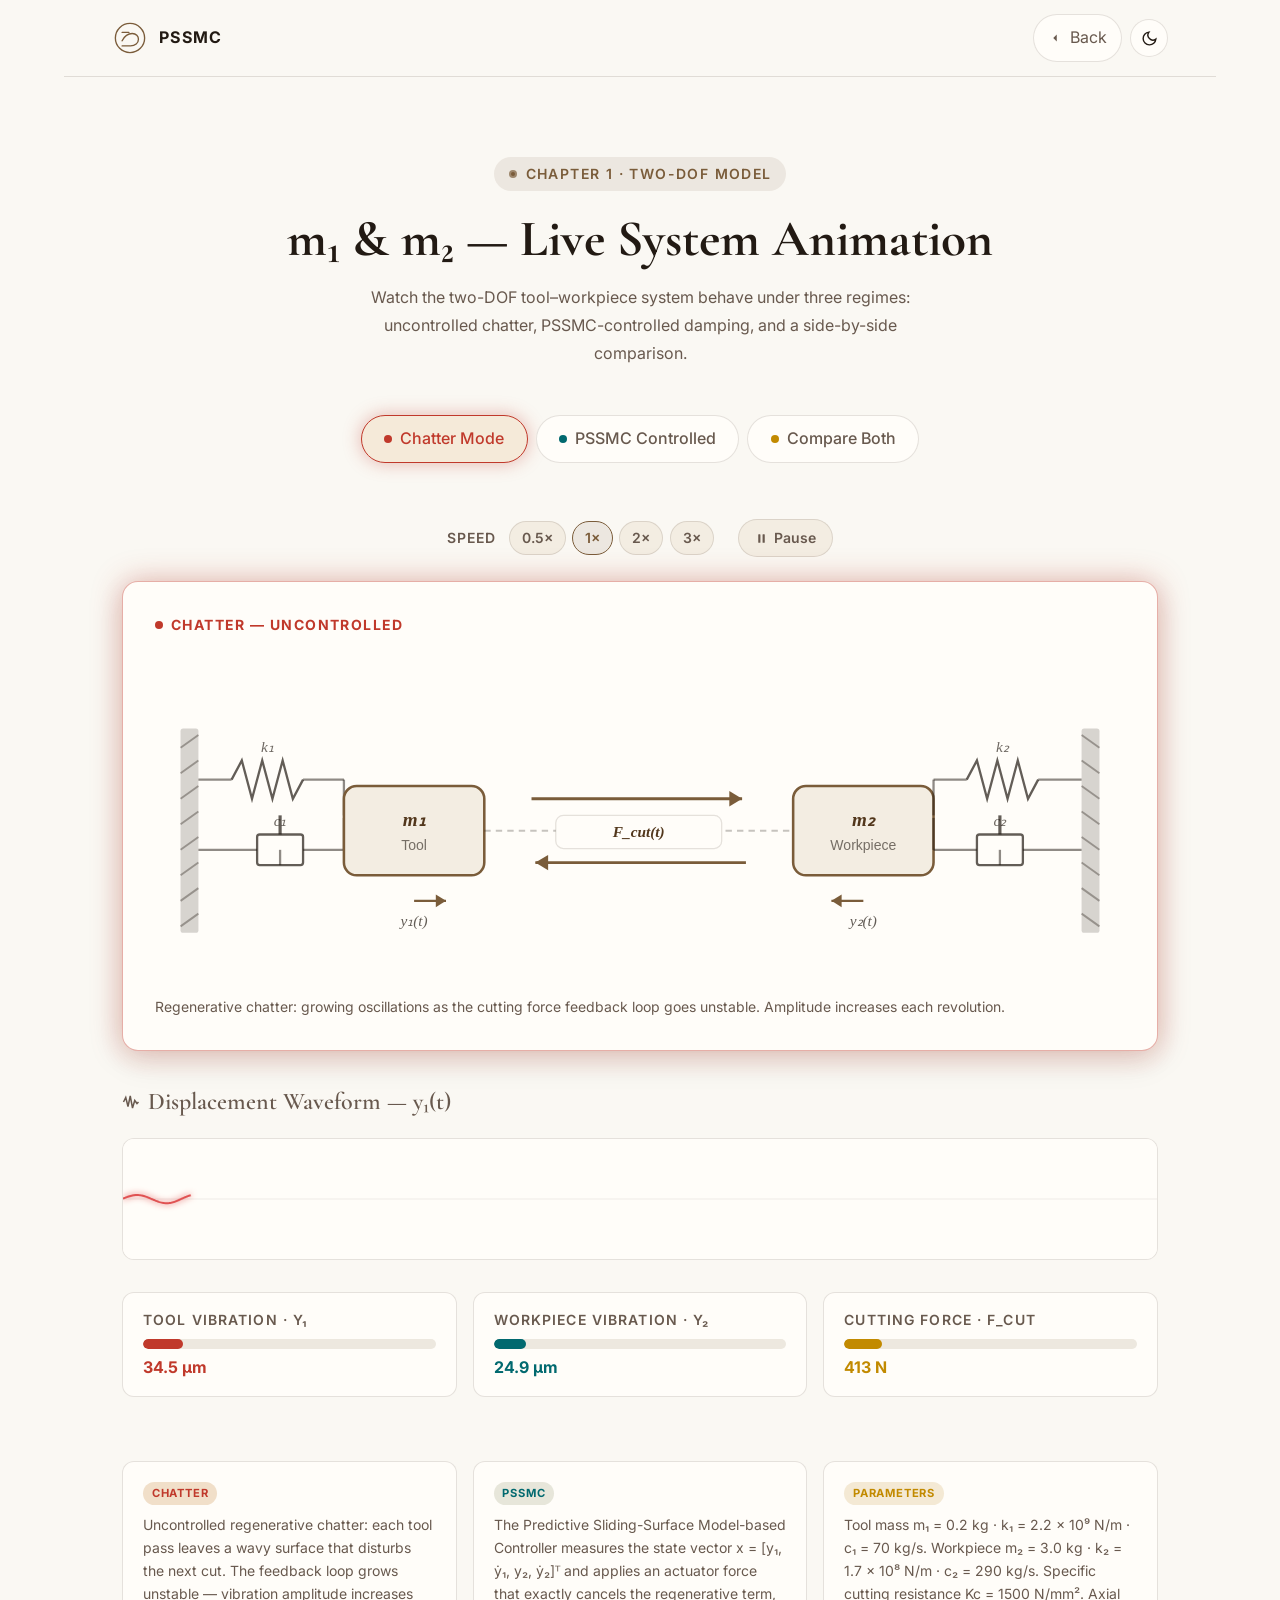
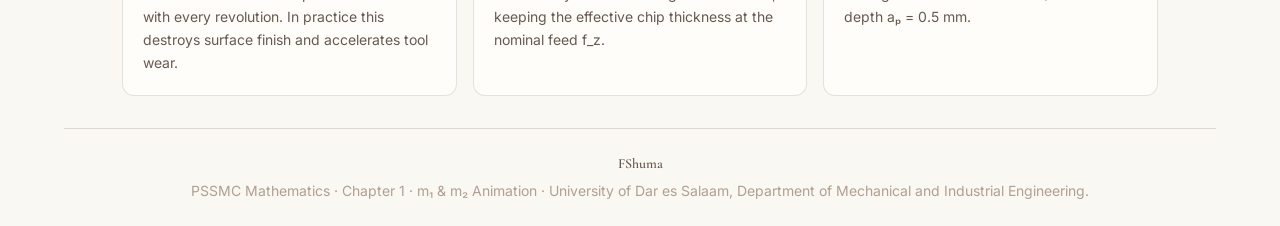
<file: studies/m1&m2.html>
<!DOCTYPE html>
<html lang="en" data-theme>
<head>
  <meta charset="UTF-8">
  <meta name="viewport" content="width=device-width, initial-scale=1.0">
  <title>m₁ &amp; m₂ — Live Animation · PSSMC Mathematics</title>

  <!-- Fonts -->
  <link rel="preconnect" href="https://fonts.googleapis.com">
  <link rel="preconnect" href="https://fonts.gstatic.com" crossorigin>
  <link href="https://fonts.googleapis.com/css2?family=Cormorant+Garamond:ital,wght@0,500;0,600;0,700;1,500&family=Inter:wght@300;400;500;600;700&display=swap" rel="stylesheet">

  <style>
    /* ══════════════════════════════════════════════
       OUR DESIGN TOKENS (warm parchment / brown)
    ══════════════════════════════════════════════ */
    :root, [data-theme="light"] {
      --color-bg:             #faf8f3;
      --color-surface:        #fffdf9;
      --color-surface-2:      #f3ede2;
      --color-surface-offset: #ede8df;
      --color-divider:        #ddd8ce;
      --color-border:         rgba(58,43,26,0.13);
      --color-text:           #221a13;
      --color-text-muted:     #68594e;
      --color-text-faint:     #b0a090;
      --color-primary:        #7a5c3a;
      --color-primary-hover:  #5e4328;
      --color-primary-dark:   #52371c;
      --color-primary-hl:     rgba(122,92,58,0.10);
      --color-gold:           #c28a00;
      /* glows — kept exactly as original */
      --color-chatter:        #c0392b;
      --color-chatter-glow:   rgba(192,57,43,0.35);
      --color-controlled:     #01696f;
      --color-controlled-glow:rgba(1,105,111,0.35);
      --shadow-sm: 0 6px 18px rgba(54,38,20,0.06);
      --shadow-md: 0 12px 32px rgba(54,38,20,0.09);
      --shadow-lg: 0 20px 56px rgba(54,38,20,0.13);
      --radius-sm: 0.375rem; --radius-md: 0.5rem;
      --radius-lg: 0.75rem;  --radius-xl: 1rem;
      --font-display: 'Cormorant Garamond', Georgia, serif;
      --font-body:    'Inter', 'Helvetica Neue', sans-serif;
      --text-xs:   clamp(0.75rem, 0.7rem + 0.25vw, 0.875rem);
      --text-sm:   clamp(0.875rem,0.8rem + 0.35vw, 1rem);
      --text-base: clamp(1rem,    0.95rem+ 0.25vw, 1.125rem);
      --text-lg:   clamp(1.125rem,1rem   + 0.75vw, 1.5rem);
      --text-xl:   clamp(1.5rem,  1.2rem + 1.25vw, 2.25rem);
      --text-2xl:  clamp(2rem,    1.2rem + 2.5vw,  3.5rem);
      --space-2: 0.5rem; --space-3: 0.75rem; --space-4: 1rem;
      --space-5: 1.25rem; --space-6: 1.5rem; --space-8: 2rem;
      --space-10: 2.5rem; --space-12: 3rem;
      --transition: 200ms cubic-bezier(0.16,1,0.3,1);
    }

    [data-theme="dark"] {
      --color-bg:             #141210;
      --color-surface:        #1b1814;
      --color-surface-2:      #231f1a;
      --color-surface-offset: #1d1c1a;
      --color-divider:        #262523;
      --color-border:         rgba(245,230,210,0.10);
      --color-text:           #f0e8dc;
      --color-text-muted:     #c0a888;
      --color-text-faint:     #7a6a58;
      --color-primary:        #c49a6a;
      --color-primary-hover:  #d4aa7a;
      --color-primary-dark:   #e8c9a0;
      --color-primary-hl:     rgba(196,154,106,0.12);
      --color-gold:           #e8af34;
      --color-chatter:        #e05252;
      --color-chatter-glow:   rgba(224,82,82,0.4);
      --color-controlled:     #4f98a3;
      --color-controlled-glow:rgba(79,152,163,0.4);
      --shadow-sm: 0 6px 18px rgba(0,0,0,0.22);
      --shadow-md: 0 12px 32px rgba(0,0,0,0.32);
      --shadow-lg: 0 20px 56px rgba(0,0,0,0.44);
    }

    @media (prefers-color-scheme: dark) {
      :root:not([data-theme]) {
        --color-bg:#141210; --color-surface:#1b1814; --color-surface-2:#231f1a;
        --color-border:rgba(245,230,210,0.10); --color-text:#f0e8dc;
        --color-text-muted:#c0a888; --color-text-faint:#7a6a58;
        --color-primary:#c49a6a; --color-primary-dark:#e8c9a0;
        --color-primary-hl:rgba(196,154,106,0.12);
        --color-chatter:#e05252; --color-chatter-glow:rgba(224,82,82,0.4);
        --color-controlled:#4f98a3; --color-controlled-glow:rgba(79,152,163,0.4);
      }
    }

    /* ══ BASE RESET ══ */
    *, *::before, *::after { box-sizing: border-box; margin: 0; padding: 0; }
    html { scroll-behavior: smooth; -webkit-font-smoothing: antialiased; }
    body {
      font-family: var(--font-body);
      font-size: var(--text-base);
      color: var(--color-text);
      background: var(--color-bg);
      min-height: 100dvh;
      line-height: 1.6;
      animation: pageFadeIn 0.4s ease both;
      width: 90%; overflow-x: hidden;
      margin: 0 auto;
      position: relative;

    }
    @keyframes pageFadeIn {
      from { opacity: 0; transform: translateY(6px); }
      to   { opacity: 1; transform: translateY(0); }
    }
    .page-leaving {
      opacity: 0; transform: translateY(-6px);
      transition: opacity 0.3s ease, transform 0.3s ease;
      pointer-events: none;
    }
    img, svg { display: block; max-width: 100%; }
    button { cursor: pointer; border: none; background: none; font: inherit; color: inherit; }
    @media (prefers-reduced-motion: reduce) {
      *, *::before, *::after {
        animation-duration: 0.01ms !important;
        transition-duration: 0.01ms !important;
      }
    }

    /* ══ OUR SITE HEADER ══ */
    .site-header {
      display: flex; justify-content: space-between; align-items: center;
      padding: 0.9rem clamp(1rem,4vw,3rem);
      position: sticky; top: 0; z-index: 20;
      background: color-mix(in oklch, var(--color-bg) 80%, transparent);
      backdrop-filter: blur(20px);
      -webkit-backdrop-filter: blur(20px);
      border-bottom: 1px solid var(--color-border);
    }
    .brand-mark {
      display: flex; align-items: center; gap: 0.7rem;
      font-weight: 700; font-size: var(--text-sm);
      letter-spacing: 0.08em; text-decoration: none; color: inherit;
    }
    .brand-mark svg { width: 36px; height: 36px; }
    .mark-ring, .mark-wave, .mark-line {
      fill: none; stroke: var(--color-primary);
      stroke-width: 2.4; stroke-linecap: round; stroke-linejoin: round;
    }
    .header-nav { display: flex; align-items: center; gap: 0.5rem; }
    .back-btn {
      display: inline-flex; align-items: center; gap: 0.45rem;
      font-size: var(--text-sm); padding: 0.62rem 0.9rem;
      border-radius: 999px; border: 1px solid var(--color-border);
      background: var(--color-surface); color: var(--color-text-muted);
      cursor: pointer; white-space: nowrap;
      transition: color var(--transition), background var(--transition),
                  transform var(--transition);
    }
    .back-btn:hover { color: var(--color-text); background: var(--color-surface-2); }
    .theme-btn {
      width: 38px; height: 38px; border-radius: 50%;
      border: 1px solid var(--color-border);
      background: var(--color-surface);
      display: grid; place-items: center; flex-shrink: 0;
      transition: background var(--transition);
    }
    .theme-btn:hover { background: var(--color-surface-2); }

    /* ══ HERO ══ */
    .hero {
      text-align: center;
      padding: clamp(3rem,8vw,5rem) clamp(1rem,4vw,2rem) clamp(2rem,5vw,3rem);
      max-width: 860px; margin-inline: auto;
    }
    .hero-badge {
      display: inline-flex; align-items: center; gap: 0.45rem;
      font-size: var(--text-xs); font-weight: 600; letter-spacing: 0.1em;
      text-transform: uppercase; color: var(--color-primary);
      background: var(--color-primary-hl); border-radius: 999px;
      padding: 0.35rem 0.9rem; margin-bottom: 1.25rem;
    }
    .hero h1 {
      font-family: var(--font-display);
      font-size: var(--text-2xl); font-weight: 700;
      line-height: 1.1; margin-bottom: 1rem;
    }
    .hero p {
      font-size: var(--text-base); color: var(--color-text-muted);
      max-width: 60ch; margin-inline: auto; line-height: 1.75;
    }

    /* ══ MODE TABS ══ */
    .mode-selector {
      display: flex; align-items: center; justify-content: center;
      gap: 0.5rem; flex-wrap: wrap;
      padding: 0 clamp(1rem,4vw,2rem) 2rem;
    }
    .mode-tab {
      display: flex; align-items: center; gap: 0.5rem;
      padding: 0.65rem 1.4rem; border-radius: 999px;
      border: 1.5px solid var(--color-border);
      font-size: var(--text-sm); font-weight: 500;
      background: var(--color-surface); color: var(--color-text-muted);
      transition: all 200ms cubic-bezier(0.16,1,0.3,1);
    }
    .mode-tab:hover { color: var(--color-text); border-color: var(--color-text-faint); }
    .mode-tab.active-chatter {
      background: color-mix(in oklch, #c0392b 12%, var(--color-surface));
      border-color: var(--color-chatter); color: var(--color-chatter);
      box-shadow: 0 0 18px var(--color-chatter-glow);
    }
    .mode-tab.active-controlled {
      background: color-mix(in oklch, var(--color-controlled) 12%, var(--color-surface));
      border-color: var(--color-controlled); color: var(--color-controlled);
      box-shadow: 0 0 18px var(--color-controlled-glow);
    }
    .mode-tab.active-compare {
      background: color-mix(in oklch, var(--color-gold) 12%, var(--color-surface));
      border-color: var(--color-gold); color: var(--color-gold);
      box-shadow: 0 0 18px rgba(194,138,0,0.3);
    }
    .mode-dot { width: 8px; height: 8px; border-radius: 50%; transition: background 200ms; }
    .dot-chatter    { background: var(--color-chatter); }
    .dot-controlled { background: var(--color-controlled); }
    .dot-compare    { background: var(--color-gold); }

    /* ══ STAGE ══ */
    .stage-wrap {
      max-width: 1100px; margin-inline: auto;
      padding: 0 clamp(1rem,4vw,2rem);
    }
    .diagrams-row { display: grid; grid-template-columns: 1fr; gap: 1.5rem; }
    .diagrams-row.compare-mode { grid-template-columns: 1fr 1fr; }
    @media (max-width: 700px) { .diagrams-row.compare-mode { grid-template-columns: 1fr; } }

    /* ══ DIAGRAM CARD ══ */
    .diagram-card {
      background: var(--color-surface);
      border: 1px solid var(--color-border);
      border-radius: var(--radius-xl);
      padding: clamp(1.25rem,3vw,2rem);
      box-shadow: var(--shadow-md);
      transition: box-shadow 400ms;
      overflow: hidden;
    }
    .diagram-card.chatter-card {
      border-color: color-mix(in oklch, var(--color-chatter) 40%, transparent);
      box-shadow: var(--shadow-md), 0 0 30px var(--color-chatter-glow);
    }
    .diagram-card.controlled-card {
      border-color: color-mix(in oklch, var(--color-controlled) 40%, transparent);
      box-shadow: var(--shadow-md), 0 0 30px var(--color-controlled-glow);
    }
    .card-label {
      display: flex; align-items: center; gap: 0.5rem;
      font-size: var(--text-xs); font-weight: 700; letter-spacing: 0.1em;
      text-transform: uppercase; margin-bottom: 1rem;
    }
    .card-label.chatter-label  { color: var(--color-chatter); }
    .card-label.controlled-label { color: var(--color-controlled); }
    .pulse-dot {
      width: 8px; height: 8px; border-radius: 50%;
      animation: pulse-dot-anim 1.2s ease-in-out infinite;
    }
    .chatter-dot    { background: var(--color-chatter); animation-duration: 0.4s; }
    .controlled-dot { background: var(--color-controlled); }
    @keyframes pulse-dot-anim {
      0%,100% { transform: scale(1); opacity: 1; }
      50% { transform: scale(1.5); opacity: 0.6; }
    }
    .diagram-svg { width: 100%; }
    .diagram-caption {
      font-size: var(--text-xs); color: var(--color-text-muted);
      margin-top: 0.75rem; line-height: 1.6;
    }

    /* ══ ANIMATION KEYFRAMES ══ */
    @keyframes chatter-m1 {
      0%{transform:translateX(0)} 10%{transform:translateX(14px)} 20%{transform:translateX(-16px)}
      30%{transform:translateX(18px)} 40%{transform:translateX(-20px)} 50%{transform:translateX(22px)}
      60%{transform:translateX(-24px)} 70%{transform:translateX(22px)} 80%{transform:translateX(-18px)}
      90%{transform:translateX(14px)} 100%{transform:translateX(0)}
    }
    @keyframes chatter-m2 {
      0%{transform:translateX(0)} 10%{transform:translateX(-12px)} 20%{transform:translateX(15px)}
      30%{transform:translateX(-18px)} 40%{transform:translateX(20px)} 50%{transform:translateX(-22px)}
      60%{transform:translateX(20px)} 70%{transform:translateX(-17px)} 80%{transform:translateX(14px)}
      90%{transform:translateX(-11px)} 100%{transform:translateX(0)}
    }
    @keyframes chatter-spring1 {
      0%,100%{transform:scaleX(1)} 25%{transform:scaleX(1.18)} 50%{transform:scaleX(0.78)} 75%{transform:scaleX(1.22)}
    }
    @keyframes chatter-spring2 {
      0%,100%{transform:scaleX(1)} 25%{transform:scaleX(0.80)} 50%{transform:scaleX(1.20)} 75%{transform:scaleX(0.76)}
    }
    @keyframes chatter-force {
      0%,100%{opacity:1;transform:scaleX(1)} 30%{transform:scaleX(1.4);opacity:1}
      60%{transform:scaleX(0.5);opacity:0.6} 80%{transform:scaleX(1.6);opacity:1}
    }
    @keyframes chatter-arrow-y1 { 0%,100%{transform:translateX(0)} 50%{transform:translateX(18px)} }
    @keyframes chatter-arrow-y2 { 0%,100%{transform:translateX(0)} 50%{transform:translateX(-18px)} }
    @keyframes card-shake {
      0%,100%{transform:translateX(0) rotate(0)} 15%{transform:translateX(-2px) rotate(-0.3deg)}
      30%{transform:translateX(3px) rotate(0.3deg)} 45%{transform:translateX(-3px) rotate(-0.2deg)}
      60%{transform:translateX(2px) rotate(0.2deg)} 75%{transform:translateX(-2px) rotate(-0.1deg)}
    }
    @keyframes ctrl-m1 { 0%,100%{transform:translateX(0)} 25%{transform:translateX(3px)} 75%{transform:translateX(-3px)} }
    @keyframes ctrl-m2 { 0%,100%{transform:translateX(0)} 25%{transform:translateX(-3px)} 75%{transform:translateX(3px)} }
    @keyframes ctrl-spring1 { 0%,100%{transform:scaleX(1)} 25%{transform:scaleX(1.03)} 75%{transform:scaleX(0.97)} }
    @keyframes ctrl-spring2 { 0%,100%{transform:scaleX(1)} 25%{transform:scaleX(0.97)} 75%{transform:scaleX(1.03)} }
    @keyframes ctrl-force  { 0%,100%{opacity:0.7;transform:scaleX(1)} 50%{opacity:1;transform:scaleX(1.06)} }
    @keyframes ctrl-arrow-y1 { 0%,100%{transform:translateX(0)} 50%{transform:translateX(4px)} }
    @keyframes ctrl-arrow-y2 { 0%,100%{transform:translateX(0)} 50%{transform:translateX(-4px)} }

    /* class-driven activation */
    .chatter-anim .mass-m1-group { animation: chatter-m1 0.45s cubic-bezier(0.36,0.07,0.19,0.97) infinite; }
    .chatter-anim .mass-m2-group { animation: chatter-m2 0.45s cubic-bezier(0.36,0.07,0.19,0.97) infinite; animation-delay:0.08s; }
    .chatter-anim .spring1-group { animation: chatter-spring1 0.45s ease-in-out infinite; }
    .chatter-anim .spring2-group { animation: chatter-spring2 0.45s ease-in-out infinite; animation-delay:0.08s; }
    .chatter-anim .force-group   { animation: chatter-force   0.45s ease-in-out infinite; }
    .chatter-anim .arrow-y1      { animation: chatter-arrow-y1 0.45s ease-in-out infinite; }
    .chatter-anim .arrow-y2      { animation: chatter-arrow-y2 0.45s ease-in-out infinite; animation-delay:0.08s; }
    .chatter-anim                { animation: card-shake 0.45s ease-in-out infinite; }
    .controlled-anim .mass-m1-group { animation: ctrl-m1 1.8s ease-in-out infinite; }
    .controlled-anim .mass-m2-group { animation: ctrl-m2 1.8s ease-in-out infinite; animation-delay:0.2s; }
    .controlled-anim .spring1-group { animation: ctrl-spring1 1.8s ease-in-out infinite; }
    .controlled-anim .spring2-group { animation: ctrl-spring2 1.8s ease-in-out infinite; animation-delay:0.2s; }
    .controlled-anim .force-group   { animation: ctrl-force   1.8s ease-in-out infinite; }
    .controlled-anim .arrow-y1      { animation: ctrl-arrow-y1 1.8s ease-in-out infinite; }
    .controlled-anim .arrow-y2      { animation: ctrl-arrow-y2 1.8s ease-in-out infinite; animation-delay:0.2s; }

    /* ══ CONTROLS ══ */
    .controls-row {
      max-width: 1100px; margin-inline: auto;
      padding: 1.5rem clamp(1rem,4vw,2rem) 0;
      display: flex; align-items: center; justify-content: center;
      flex-wrap: wrap; gap: 1.5rem;
    }
    .control-group { display: flex; align-items: center; gap: 0.75rem; }
    .control-label {
      font-size: var(--text-xs); font-weight: 600; letter-spacing: 0.08em;
      text-transform: uppercase; color: var(--color-text-muted); white-space: nowrap;
    }
    .speed-btns { display: flex; gap: 0.4rem; }
    .speed-btn {
      padding: 0.3rem 0.75rem; border-radius: 999px;
      border: 1px solid var(--color-border);
      font-size: var(--text-xs); font-weight: 600;
      background: var(--color-surface-2); color: var(--color-text-muted);
      transition: all var(--transition);
    }
    .speed-btn.active, .speed-btn:hover {
      background: var(--color-primary-hl); color: var(--color-primary);
      border-color: var(--color-primary);
    }
    .pause-btn {
      display: flex; align-items: center; gap: 0.4rem;
      padding: 0.4rem 1rem; border-radius: 999px;
      border: 1px solid var(--color-border);
      font-size: var(--text-xs); font-weight: 600;
      background: var(--color-surface-2); color: var(--color-text-muted);
      transition: all var(--transition);
    }
    .pause-btn:hover { color: var(--color-text); border-color: var(--color-text-faint); }
    .pause-btn.paused {
      background: var(--color-primary-hl); color: var(--color-primary);
      border-color: var(--color-primary);
    }

    /* ══ INFO GRID ══ */
    .info-grid {
      max-width: 1100px; margin-inline: auto;
      padding: 2rem clamp(1rem,4vw,2rem);
      display: grid;
      grid-template-columns: repeat(auto-fit, minmax(min(260px,100%), 1fr));
      gap: 1rem;
    }
    .info-card {
      background: var(--color-surface);
      border: 1px solid var(--color-border);
      border-radius: var(--radius-lg);
      padding: 1.25rem;
    }
    .info-card h3 {
      font-size: var(--text-sm); font-weight: 700; margin-bottom: 0.5rem;
      display: flex; align-items: center; gap: 0.5rem;
    }
    .info-card p { font-size: var(--text-xs); color: var(--color-text-muted); line-height: 1.65; }
    .tag {
      display: inline-block; font-size: 0.7rem; font-weight: 700;
      padding: 0.15rem 0.55rem; border-radius: 999px;
      letter-spacing: 0.07em; text-transform: uppercase;
    }
    .tag-red      { background: color-mix(in oklch,var(--color-chatter) 18%,var(--color-surface)); color: var(--color-chatter); }
    .tag-teal     { background: color-mix(in oklch,var(--color-controlled) 14%,var(--color-surface)); color: var(--color-controlled); }
    .tag-gold     { background: color-mix(in oklch,var(--color-gold) 18%,var(--color-surface)); color: var(--color-gold); }

    /* ══ WAVEFORM ══ */
    .wave-section {
      max-width: 1100px; margin-inline: auto;
      padding: 0 clamp(1rem,4vw,2rem) 2rem;
    }
    .wave-section h2 {
      font-family: var(--font-display);
      font-size: var(--text-lg); font-weight: 600;
      margin-bottom: 1rem; color: var(--color-text-muted);
      display: flex; align-items: center; gap: 0.5rem;
    }
    .wave-canvas-wrap {
      background: var(--color-surface);
      border: 1px solid var(--color-border);
      border-radius: var(--radius-lg);
      overflow: hidden;
    }
    canvas { display: block; width: 100%; height: 120px; }

    /* ══ METERS ══ */
    .meter-row {
      max-width: 1100px; margin-inline: auto;
      padding: 0 clamp(1rem,4vw,2rem) 2rem;
      display: grid; grid-template-columns: repeat(auto-fit, minmax(200px,1fr)); gap: 1rem;
    }
    .meter-card {
      background: var(--color-surface);
      border: 1px solid var(--color-border);
      border-radius: var(--radius-lg);
      padding: 1rem 1.25rem;
    }
    .meter-label {
      font-size: var(--text-xs); font-weight: 600;
      letter-spacing: 0.08em; text-transform: uppercase;
      color: var(--color-text-muted); margin-bottom: 0.5rem;
    }
    .meter-bar-bg { height: 10px; background: var(--color-surface-offset); border-radius: 999px; overflow: hidden; }
    .meter-bar-fill { height: 100%; border-radius: 999px; transition: width 100ms linear; }
    .meter-value { font-size: var(--text-sm); font-weight: 700; margin-top: 0.35rem; }

    /* ══ FOOTER ══ */
    .site-footer {
      border-top: 1px solid var(--color-divider);
      padding: 1.5rem clamp(1rem,4vw,2rem);
      text-align: center;
      font-size: var(--text-xs); color: var(--color-text-faint);
    }
    .footer-brand {
      font-family: var(--font-display); font-size: var(--text-base);
      font-weight: 600; color: var(--color-text-muted); display: block;
      margin-bottom: 0.3rem;
    }

</style>

</head>
 <body>

  <!-- ══ HEADER ══ -->
  <header class="site-header">
    <a class="brand-mark" href="../index.html" aria-label="PSSMC home">
      <svg viewBox="0 0 64 64" aria-hidden="true" focusable="false">
        <circle cx="32" cy="32" r="26" class="mark-ring"/>
        <path d="M18 37c5-10 11-13 18-13s11 5 11 10c0 7-6 12-14 12H18" class="mark-wave"/>
        <path d="M18 22h12" class="mark-line"/>
      </svg>
      <span>PSSMC</span>
    </a>
    <div class="header-nav">
      <button class="back-btn" onclick="window.history.back();" aria-label="Go back to previous page">
        <svg width="14" height="14" viewBox="0 0 24 24" fill="currentColor" aria-hidden="true">
          <path d="M15 18l-6-6 6-6"/>
        </svg>
        Back
      </button>
      <button class="theme-btn" data-theme-toggle aria-label="Switch colour theme" type="button"></button>
    </div>
    </header>

  <!-- ══ HERO ══ -->
  <section class="hero">
    <div class="hero-badge">
      <svg width="10" height="10" viewBox="0 0 10 10" fill="none" aria-hidden="true">
        <circle cx="5" cy="5" r="4" fill="var(--color-primary)" opacity="0.7"/>
        <circle cx="5" cy="5" r="2" fill="var(--color-primary)"/>
      </svg>
      Chapter 1 · Two-DOF Model
    </div>
    <h1>m₁ &amp; m₂ — Live System Animation</h1>
    <p>Watch the two-DOF tool–workpiece system behave under three regimes:
       uncontrolled chatter, PSSMC-controlled damping, and a side-by-side comparison.</p>
  </section>

  <!-- ══ MODE TABS ══ -->
  <div class="mode-selector">
    <button class="mode-tab active-chatter" data-mode="chatter" aria-pressed="true">
      <span class="mode-dot dot-chatter"></span>Chatter Mode
    </button>
    <button class="mode-tab" data-mode="controlled">
      <span class="mode-dot dot-controlled"></span>PSSMC Controlled
    </button>
    <button class="mode-tab" data-mode="compare">
      <span class="mode-dot dot-compare"></span>Compare Both
    </button>
  </div>

  <!-- ══ CONTROLS ══ -->
  <div class="controls-row">
    <div class="control-group">
      <span class="control-label">Speed</span>
      <div class="speed-btns">
        <button class="speed-btn" data-speed="0.5">0.5×</button>
        <button class="speed-btn active" data-speed="1">1×</button>
        <button class="speed-btn" data-speed="2">2×</button>
        <button class="speed-btn" data-speed="3">3×</button>
      </div>
    </div>
    <button class="pause-btn" id="pauseBtn">
      <svg width="13" height="13" viewBox="0 0 24 24" fill="currentColor" id="pauseIcon">
        <rect x="6" y="4" width="4" height="16" rx="1"/><rect x="14" y="4" width="4" height="16" rx="1"/>
      </svg>
      Pause
    </button>
  </div>

  <!-- ══ DIAGRAMS ══ -->
  <div class="stage-wrap" style="margin-top:1.5rem;">
    <div class="diagrams-row" id="diagramsRow">

      <!-- A: Chatter -->
      <div class="diagram-card chatter-card chatter-anim" id="diagramA">
        <div class="card-label chatter-label">
          <span class="pulse-dot chatter-dot"></span>
          Chatter — Uncontrolled
        </div>
        <div class="svg-container"></div>
        <p class="diagram-caption">
          Regenerative chatter: growing oscillations as the cutting force feedback loop goes unstable.
          Amplitude increases each revolution.
        </p>
      </div>

      <!-- B: Controlled -->
      <div class="diagram-card controlled-card controlled-anim" id="diagramB" style="display:none;">
        <div class="card-label controlled-label">
          <span class="pulse-dot controlled-dot"></span>
          PSSMC — Controlled
        </div>
        <div class="svg-container"></div>
        <p class="diagram-caption">
          PSSMC active: the controller injects an opposing force that suppresses vibration.
          Amplitude remains small and bounded.
        </p>
      </div>

    </div>
  </div>

  <!-- ══ WAVEFORM ══ -->
  <div class="wave-section" style="margin-top:2rem;">
    <h2>
      <svg width="18" height="18" viewBox="0 0 24 24" fill="none" stroke="currentColor" stroke-width="2" aria-hidden="true">
        <polyline points="2,12 5,6 8,18 11,4 14,20 17,10 20,14 22,12"/>
      </svg>
      Displacement Waveform — y₁(t)
    </h2>
    <div class="wave-canvas-wrap">
      <canvas id="waveCanvas" width="1100" height="120" aria-label="Displacement waveform"></canvas>
    </div>
  </div>

  <!-- ══ METERS ══ -->
  <div class="meter-row">
    <div class="meter-card">
      <div class="meter-label">Tool Vibration · y₁</div>
      <div class="meter-bar-bg">
        <div class="meter-bar-fill" id="meter1" style="width:0%;background:var(--color-chatter);"></div>
      </div>
      <div class="meter-value" id="meter1val" style="color:var(--color-chatter)">— µm</div>
    </div>
    <div class="meter-card">
      <div class="meter-label">Workpiece Vibration · y₂</div>
      <div class="meter-bar-bg">
        <div class="meter-bar-fill" id="meter2" style="width:0%;background:var(--color-controlled);"></div>
      </div>
      <div class="meter-value" id="meter2val" style="color:var(--color-controlled)">— µm</div>
    </div>
    <div class="meter-card">
      <div class="meter-label">Cutting Force · F_cut</div>
      <div class="meter-bar-bg">
        <div class="meter-bar-fill" id="meter3" style="width:0%;background:var(--color-gold);"></div>
      </div>
      <div class="meter-value" id="meter3val" style="color:var(--color-gold)">— N</div>
    </div>
  </div>

  <!-- ══ INFO CARDS ══ -->
  <div class="info-grid">
    <div class="info-card">
      <h3><span class="tag tag-red">Chatter</span></h3>
      <p>Uncontrolled regenerative chatter: each tool pass leaves a wavy surface that disturbs the next
      cut. The feedback loop grows unstable — vibration amplitude increases with every revolution.
      In practice this destroys surface finish and accelerates tool wear.</p>
    </div>
    <div class="info-card">
      <h3><span class="tag tag-teal">PSSMC</span></h3>
      <p>The Predictive Sliding-Surface Model-based Controller measures the state vector
      x = [y₁, ẏ₁, y₂, ẏ₂]ᵀ and applies an actuator force that exactly cancels the
      regenerative term, keeping the effective chip thickness at the nominal feed f_z.</p>
    </div>
    <div class="info-card">
      <h3><span class="tag tag-gold">Parameters</span></h3>
      <p>Tool mass m₁ = 0.2 kg · k₁ = 2.2 × 10⁹ N/m · c₁ = 70 kg/s.
      Workpiece m₂ = 3.0 kg · k₂ = 1.7 × 10⁸ N/m · c₂ = 290 kg/s.
      Specific cutting resistance Kc = 1500 N/mm². Axial depth aₚ = 0.5 mm.</p>
    </div>
  </div>

  <!-- ══ FOOTER ══ -->
  <footer class="site-footer">
    <span class="footer-brand">FShuma</span>
    PSSMC Mathematics · Chapter 1 · m₁ &amp; m₂ Animation ·
    University of Dar es Salaam, Department of Mechanical and Industrial Engineering.
  </footer>

  <!-- ══ JAVASCRIPT ══ -->
  <script>
  (function () {
    'use strict';

    /* THEME TOGGLE */
    const html = document.documentElement;
    const themeBtn = document.querySelector('[data-theme-toggle]');
    const moonSVG = `<svg width="17" height="17" viewBox="0 0 24 24" fill="none" stroke="currentColor" stroke-width="2"><path d="M21 12.79A9 9 0 1 1 11.21 3 7 7 0 0 0 21 12.79z"/></svg>`;
    const sunSVG  = `<svg width="17" height="17" viewBox="0 0 24 24" fill="none" stroke="currentColor" stroke-width="2"><circle cx="12" cy="12" r="5"/><path d="M12 1v2M12 21v2M4.22 4.22l1.42 1.42M18.36 18.36l1.42 1.42M1 12h2M21 12h2M4.22 19.78l1.42-1.42M18.36 5.64l1.42-1.42"/></svg>`;
    let currentTheme = matchMedia('(prefers-color-scheme: dark)').matches ? 'dark' : 'light';
    function applyTheme(t){ html.setAttribute('data-theme',t); if(themeBtn) themeBtn.innerHTML = t==='dark'?sunSVG:moonSVG; }
    applyTheme(currentTheme);
    if(themeBtn) themeBtn.addEventListener('click',()=>{ currentTheme=currentTheme==='dark'?'light':'dark'; applyTheme(currentTheme); });

    /* BACK BUTTON — fade transition */
    const backBtn = document.getElementById('backBtn');
    if(backBtn) backBtn.addEventListener('click', ()=>{
      document.body.classList.add('page-leaving');
      setTimeout(()=>{ window.open('page-1.html','_blank'); document.body.classList.remove('page-leaving'); }, 300);
    });

    /* SVG TEMPLATE */
    function makeSVG() {
      return `
      <svg viewBox="0 0 760 260" xmlns="http://www.w3.org/2000/svg" class="diagram-svg"
           aria-label="Two-DOF tool-workpiece schematic">
        <rect x="20" y="60" width="14" height="160" fill="currentColor" opacity="0.18" rx="2"/>
        <line x1="34" y1="65"  x2="20" y2="75"  stroke="currentColor" stroke-width="1.5" opacity="0.35"/>
        <line x1="34" y1="85"  x2="20" y2="95"  stroke="currentColor" stroke-width="1.5" opacity="0.35"/>
        <line x1="34" y1="105" x2="20" y2="115" stroke="currentColor" stroke-width="1.5" opacity="0.35"/>
        <line x1="34" y1="125" x2="20" y2="135" stroke="currentColor" stroke-width="1.5" opacity="0.35"/>
        <line x1="34" y1="145" x2="20" y2="155" stroke="currentColor" stroke-width="1.5" opacity="0.35"/>
        <line x1="34" y1="165" x2="20" y2="175" stroke="currentColor" stroke-width="1.5" opacity="0.35"/>
        <line x1="34" y1="185" x2="20" y2="195" stroke="currentColor" stroke-width="1.5" opacity="0.35"/>
        <line x1="34" y1="205" x2="20" y2="215" stroke="currentColor" stroke-width="1.5" opacity="0.35"/>
        <g class="anim-group spring1-group" style="transform-origin:91px 100px;">
          <line x1="34" y1="100" x2="60" y2="100" stroke="currentColor" stroke-width="1.8" opacity="0.5"/>
          <polyline points="60,100 68,85 76,115 84,85 92,115 100,85 108,115 116,100"
                    fill="none" stroke="currentColor" stroke-width="1.8" opacity="0.7"/>
          <line x1="116" y1="100" x2="148" y2="100" stroke="currentColor" stroke-width="1.8" opacity="0.5"/>
        </g>
        <text x="88" y="78" text-anchor="middle" font-size="12" fill="currentColor" opacity="0.65" font-family="Georgia,serif" font-style="italic">k₁</text>
        <g class="anim-group spring1-group" style="transform-origin:91px 155px;">
          <line x1="34" y1="155" x2="80" y2="155" stroke="currentColor" stroke-width="1.8" opacity="0.5"/>
          <rect x="80" y="143" width="36" height="24" fill="none" stroke="currentColor" stroke-width="1.8" opacity="0.7" rx="2"/>
          <line x1="98" y1="143" x2="98" y2="128" stroke="currentColor" stroke-width="2.5" opacity="0.7"/>
          <line x1="98" y1="167" x2="98" y2="155" stroke="currentColor" stroke-width="1.8" opacity="0.5"/>
          <line x1="116" y1="155" x2="148" y2="155" stroke="currentColor" stroke-width="1.8" opacity="0.5"/>
        </g>
        <text x="98" y="136" text-anchor="middle" font-size="12" fill="currentColor" opacity="0.65" font-family="Georgia,serif" font-style="italic">c₁</text>
        <line x1="148" y1="100" x2="148" y2="128" stroke="currentColor" stroke-width="1.8" opacity="0.5"/>
        <line x1="148" y1="155" x2="148" y2="130" stroke="currentColor" stroke-width="1.8" opacity="0.5"/>
        <g class="anim-group mass-m1-group">
          <rect x="148" y="105" width="110" height="70" rx="10" fill="var(--color-surface-2)" stroke="var(--color-primary)" stroke-width="2"/>
          <text x="203" y="136" text-anchor="middle" font-size="15" font-weight="700" fill="var(--color-primary-dark)" font-family="Georgia,serif" font-style="italic">m₁</text>
          <text x="203" y="155" text-anchor="middle" font-size="11" fill="currentColor" opacity="0.6" font-family="sans-serif">Tool</text>
        </g>
        <line x1="258" y1="140" x2="500" y2="140" stroke="currentColor" stroke-width="1.5" stroke-dasharray="5,4" opacity="0.25"/>
        <g class="anim-group force-group" style="transform-origin:379px 140px;">
          <line x1="295" y1="115" x2="460" y2="115" stroke="var(--color-primary)" stroke-width="2.2"/>
          <polygon points="460,115 450,109 450,121" fill="var(--color-primary)"/>
          <line x1="298" y1="165" x2="463" y2="165" stroke="var(--color-primary)" stroke-width="2.2"/>
          <polygon points="298,165 308,159 308,171" fill="var(--color-primary)"/>
          <rect x="314" y="128" width="130" height="26" rx="6" fill="var(--color-surface)" stroke="var(--color-border)" stroke-width="1"/>
          <text x="379" y="145" text-anchor="middle" font-size="12" font-weight="600" fill="var(--color-primary-dark)" font-family="Georgia,serif" font-style="italic">F_cut(t)</text>
        </g>
        <g class="anim-group mass-m2-group">
          <rect x="500" y="105" width="110" height="70" rx="10" fill="var(--color-surface-2)" stroke="var(--color-primary)" stroke-width="2"/>
          <text x="555" y="136" text-anchor="middle" font-size="15" font-weight="700" fill="var(--color-primary-dark)" font-family="Georgia,serif" font-style="italic">m₂</text>
          <text x="555" y="155" text-anchor="middle" font-size="11" fill="currentColor" opacity="0.6" font-family="sans-serif">Workpiece</text>
        </g>
        <line x1="610" y1="100" x2="610" y2="128" stroke="currentColor" stroke-width="1.8" opacity="0.5"/>
        <line x1="610" y1="155" x2="610" y2="130" stroke="currentColor" stroke-width="1.8" opacity="0.5"/>
        <g class="anim-group spring2-group" style="transform-origin:668px 100px;">
          <line x1="610" y1="100" x2="636" y2="100" stroke="currentColor" stroke-width="1.8" opacity="0.5"/>
          <polyline points="636,100 644,85 652,115 660,85 668,115 676,85 684,115 692,100"
                    fill="none" stroke="currentColor" stroke-width="1.8" opacity="0.7"/>
          <line x1="692" y1="100" x2="726" y2="100" stroke="currentColor" stroke-width="1.8" opacity="0.5"/>
        </g>
        <text x="664" y="78" text-anchor="middle" font-size="12" fill="currentColor" opacity="0.65" font-family="Georgia,serif" font-style="italic">k₂</text>
        <g class="anim-group spring2-group" style="transform-origin:668px 155px;">
          <line x1="610" y1="155" x2="644" y2="155" stroke="currentColor" stroke-width="1.8" opacity="0.5"/>
          <rect x="644" y="143" width="36" height="24" fill="none" stroke="currentColor" stroke-width="1.8" opacity="0.7" rx="2"/>
          <line x1="662" y1="143" x2="662" y2="128" stroke="currentColor" stroke-width="2.5" opacity="0.7"/>
          <line x1="662" y1="167" x2="662" y2="155" stroke="currentColor" stroke-width="1.8" opacity="0.5"/>
          <line x1="680" y1="155" x2="726" y2="155" stroke="currentColor" stroke-width="1.8" opacity="0.5"/>
        </g>
        <text x="662" y="136" text-anchor="middle" font-size="12" fill="currentColor" opacity="0.65" font-family="Georgia,serif" font-style="italic">c₂</text>
        <rect x="726" y="60" width="14" height="160" fill="currentColor" opacity="0.18" rx="2"/>
        <line x1="726" y1="65"  x2="740" y2="75"  stroke="currentColor" stroke-width="1.5" opacity="0.35"/>
        <line x1="726" y1="85"  x2="740" y2="95"  stroke="currentColor" stroke-width="1.5" opacity="0.35"/>
        <line x1="726" y1="105" x2="740" y2="115" stroke="currentColor" stroke-width="1.5" opacity="0.35"/>
        <line x1="726" y1="125" x2="740" y2="135" stroke="currentColor" stroke-width="1.5" opacity="0.35"/>
        <line x1="726" y1="145" x2="740" y2="155" stroke="currentColor" stroke-width="1.5" opacity="0.35"/>
        <line x1="726" y1="165" x2="740" y2="175" stroke="currentColor" stroke-width="1.5" opacity="0.35"/>
        <line x1="726" y1="185" x2="740" y2="195" stroke="currentColor" stroke-width="1.5" opacity="0.35"/>
        <line x1="726" y1="205" x2="740" y2="215" stroke="currentColor" stroke-width="1.5" opacity="0.35"/>
        <g class="anim-group arrow-y1">
          <line x1="203" y1="195" x2="228" y2="195" stroke="var(--color-primary)" stroke-width="1.8"/>
          <polygon points="228,195 220,190 220,200" fill="var(--color-primary)"/>
          <text x="203" y="215" text-anchor="middle" font-size="12" fill="currentColor" opacity="0.7" font-family="Georgia,serif" font-style="italic">y₁(t)</text>
        </g>
        <g class="anim-group arrow-y2">
          <line x1="555" y1="195" x2="530" y2="195" stroke="var(--color-primary)" stroke-width="1.8"/>
          <polygon points="530,195 538,190 538,200" fill="var(--color-primary)"/>
          <text x="555" y="215" text-anchor="middle" font-size="12" fill="currentColor" opacity="0.7" font-family="Georgia,serif" font-style="italic">y₂(t)</text>
        </g>
      </svg>`;
    }

    /* INJECT SVGs */
    document.querySelectorAll('.svg-container').forEach(c => { c.innerHTML = makeSVG(); });

    /* MODE SWITCHING */
    let currentMode = 'chatter';
    const dA = document.getElementById('diagramA');
    const dB = document.getElementById('diagramB');
    const row = document.getElementById('diagramsRow');
    document.querySelectorAll('.mode-tab').forEach(btn => {
      btn.addEventListener('click', () => {
        document.querySelectorAll('.mode-tab').forEach(b => {
          b.classList.remove('active-chatter','active-controlled','active-compare');
          b.setAttribute('aria-pressed','false');
        });
        const mode = btn.dataset.mode;
        currentMode = mode;
        btn.setAttribute('aria-pressed','true');
        if(mode==='chatter')    btn.classList.add('active-chatter');
        if(mode==='controlled') btn.classList.add('active-controlled');
        if(mode==='compare')    btn.classList.add('active-compare');
        if(mode==='chatter')    { dA.style.display=''; dB.style.display='none'; row.classList.remove('compare-mode'); }
        else if(mode==='controlled') { dA.style.display='none'; dB.style.display=''; row.classList.remove('compare-mode'); }
        else { dA.style.display=''; dB.style.display=''; row.classList.add('compare-mode'); }
        updateMeters();
      });
    });

    /* SPEED */
    let speedFactor = 1;
    document.querySelectorAll('.speed-btn').forEach(btn => {
      btn.addEventListener('click', () => {
        document.querySelectorAll('.speed-btn').forEach(b => b.classList.remove('active'));
        btn.classList.add('active');
        speedFactor = parseFloat(btn.dataset.speed);
        applySpeed();
      });
    });
    function applySpeed() {
      const dur = 1 / speedFactor;
      document.querySelectorAll('.chatter-anim .anim-group, .chatter-anim').forEach(el => {
        el.style.animationDuration = (0.45 * dur) + 's';
      });
      document.querySelectorAll('.controlled-anim .anim-group').forEach(el => {
        el.style.animationDuration = (1.8 * dur) + 's';
      });
    }

    /* PAUSE */
    let paused = false;
    const pauseBtn = document.getElementById('pauseBtn');
    const playIconSVG  = `<svg width="13" height="13" viewBox="0 0 24 24" fill="currentColor"><polygon points="5,3 19,12 5,21"/></svg>`;
    const pauseIconSVG = `<svg width="13" height="13" viewBox="0 0 24 24" fill="currentColor"><rect x="6" y="4" width="4" height="16" rx="1"/><rect x="14" y="4" width="4" height="16" rx="1"/></svg>`;
    pauseBtn.addEventListener('click', () => {
      paused = !paused;
      const state = paused ? 'paused' : 'running';
      document.querySelectorAll('.anim-group, .chatter-anim, .controlled-anim').forEach(el => {
        el.style.animationPlayState = state;
      });
      document.querySelectorAll('.pulse-dot').forEach(el => { el.style.animationPlayState = state; });
      pauseBtn.classList.toggle('paused', paused);
      pauseBtn.innerHTML = (paused ? playIconSVG : pauseIconSVG) + (paused ? ' Resume' : ' Pause');
      if(paused) waveRunning = false; else { waveRunning = true; requestAnimationFrame(drawWave); }
    });

    /* WAVEFORM */
    const canvas = document.getElementById('waveCanvas');
    const ctx = canvas.getContext('2d');
    const W = canvas.width, H = canvas.height;
    let waveRunning = true, waveT = 0;
    const waveHistory = [];
    function drawWave() {
      if(!waveRunning) return;
      waveT += 0.04 * speedFactor;
      let y1;
      if(currentMode==='chatter') {
        y1 = Math.min(1, 0.08 + 0.004 * waveT) * Math.sin(waveT * 2.5);
      } else if(currentMode==='controlled') {
        y1 = 0.08 * Math.sin(waveT * 2.5) * Math.exp(-0.008 * waveT % (2 * Math.PI));
      } else {
        y1 = Math.min(1, 0.05 + 0.003 * waveT) * Math.sin(waveT * 2.5);
      }
      waveHistory.push(y1);
      if(waveHistory.length > W) waveHistory.shift();
      const theme = html.getAttribute('data-theme');
      ctx.fillStyle = theme==='dark' ? '#1b1814' : '#fffdf9';
      ctx.fillRect(0,0,W,H);
      ctx.beginPath();
      ctx.strokeStyle = theme==='dark' ? 'rgba(240,232,220,0.07)' : 'rgba(34,26,19,0.07)';
      ctx.lineWidth = 1;
      ctx.moveTo(0,H/2); ctx.lineTo(W,H/2); ctx.stroke();
      ctx.beginPath();
      const waveColor = currentMode==='controlled' ? '#4f98a3' : '#e05252';
      ctx.strokeStyle = waveColor;
      ctx.lineWidth = 2;
      ctx.shadowColor = waveColor; ctx.shadowBlur = 6;
      waveHistory.forEach((v,i) => {
        const x = i, y = H/2 - v*(H/2-12);
        i===0 ? ctx.moveTo(x,y) : ctx.lineTo(x,y);
      });
      ctx.stroke(); ctx.shadowBlur = 0;
      requestAnimationFrame(drawWave);
    }
    requestAnimationFrame(drawWave);

    /* METERS */
    const m1bar=document.getElementById('meter1'), m2bar=document.getElementById('meter2'), m3bar=document.getElementById('meter3');
    const m1val=document.getElementById('meter1val'), m2val=document.getElementById('meter2val'), m3val=document.getElementById('meter3val');
    function updateMeters() {
      if(paused) return;
      const t = performance.now()/1000*speedFactor;
      let a1, a2, f;
      if(currentMode==='chatter') {
        const grow = Math.min(1, 0.1 + 0.02*(t%30));
        a1 = Math.abs(Math.sin(t*14))*grow*100;
        a2 = Math.abs(Math.sin(t*14+0.5))*grow*95;
        f  = Math.abs(Math.sin(t*14+0.3))*grow*100;
      } else if(currentMode==='controlled') {
        a1 = Math.abs(Math.sin(t*3.5))*0.12*100;
        a2 = Math.abs(Math.sin(t*3.5+0.2))*0.12*100;
        f  = Math.abs(Math.sin(t*3.5+0.1))*0.12*100;
      } else {
        const grow = Math.min(1, 0.1+0.02*(t%30));
        a1 = Math.abs(Math.sin(t*14))*grow*100;
        a2 = Math.abs(Math.sin(t*14+0.5))*grow*95;
        f  = Math.abs(Math.sin(t*14+0.3))*grow*100;
      }
      const clamp = v => Math.min(100,Math.max(0,v));
      m1bar.style.width=clamp(a1)+'%'; m2bar.style.width=clamp(a2)+'%'; m3bar.style.width=clamp(f)+'%';
      const scaleY = currentMode==='chatter'?250:12, scaleF = currentMode==='chatter'?3200:145;
      m1val.textContent=(a1/100*scaleY).toFixed(1)+' µm';
      m2val.textContent=(a2/100*scaleY*0.9).toFixed(1)+' µm';
      m3val.textContent=(f/100*scaleF).toFixed(0)+' N';
      const mColor = currentMode==='controlled'?'var(--color-controlled)':'var(--color-chatter)';
      m1bar.style.background=mColor; m1val.style.color=mColor;
      requestAnimationFrame(updateMeters);
    }
    updateMeters();

  })();
  </script>
</body>
</html>
</file>
<file: assets/css/style.css>
/* ============================================================
   PSSMC RESEARCH ARCHIVE — style.css
   Art direction: Academic / warm parchment / scholarly
   Palette: Warm beige surfaces + deep brown accent
   Typography: Cormorant Garamond (display) + Inter (body)
   ============================================================ */

/* ── DESIGN TOKENS ─────────────────────────────────────────── */
:root {
  /* Surfaces */
  --color-bg:             #faf8f3;
  --color-surface:        #fffdf9;
  --color-surface-2:      #f3ede2;
  --color-border:         rgba(58, 43, 26, 0.13);

  /* Text */
  --color-text:           #221a13;
  --color-text-muted:     #68594e;
  --color-text-faint:     #b0a090;

  /* Accent */
  --color-primary:        #7a5c3a;
  --color-primary-dark:   #52371c;

  /* Shadows */
  --shadow-sm:  0 6px 18px rgba(54, 38, 20, 0.06);
  --shadow-md:  0 12px 32px rgba(54, 38, 20, 0.09);
  --shadow-lg:  0 20px 56px rgba(54, 38, 20, 0.13);

  /* Radius */
  --radius-sm:  10px;
  --radius-md:  18px;
  --radius-lg:  24px;
  --radius-xl:  32px;

  /* Fonts */
  --font-display: 'Cormorant Garamond', Georgia, serif;
  --font-body:    'Inter', 'Helvetica Neue', sans-serif;

  /* Type scale */
  --text-xs:   clamp(0.75rem,  0.7rem  + 0.25vw, 0.875rem);
  --text-sm:   clamp(0.875rem, 0.8rem  + 0.35vw, 1rem);
  --text-base: clamp(1rem,     0.95rem + 0.25vw, 1.125rem);
  --text-lg:   clamp(1.125rem, 1rem    + 0.75vw, 1.5rem);
  --text-xl:   clamp(1.5rem,   1.2rem  + 1.25vw, 2.25rem);
  --text-2xl:  clamp(2rem,     1.2rem  + 2.5vw,  3.5rem);
  --text-3xl:  clamp(2.5rem,   1rem    + 4vw,    5rem);
  --text-hero: clamp(3rem,     0.5rem  + 7vw,    7.5rem);

  /* Spacing */
  --space-1:  0.25rem;
  --space-2:  0.5rem;
  --space-3:  0.75rem;
  --space-4:  1rem;
  --space-5:  1.25rem;
  --space-6:  1.5rem;
  --space-8:  2rem;
  --space-10: 2.5rem;
  --space-12: 3rem;
  --space-16: 4rem;
  --space-20: 5rem;

  /* Transition */
  --transition: 200ms cubic-bezier(0.16, 1, 0.3, 1);
}

/* ── DARK MODE ─────────────────────────────────────────────── */
[data-theme="dark"] {
  --color-bg:           #141210;
  --color-surface:      #1b1814;
  --color-surface-2:    #231f1a;
  --color-border:       rgba(245, 230, 210, 0.10);
  --color-text:         #f0e8dc;
  --color-text-muted:   #c0a888;
  --color-text-faint:   #7a6a58;
  --color-primary:      #c49a6a;
  --color-primary-dark: #e8c9a0;
  --shadow-sm: 0 6px 18px rgba(0, 0, 0, 0.22);
  --shadow-md: 0 12px 32px rgba(0, 0, 0, 0.32);
  --shadow-lg: 0 20px 56px rgba(0, 0, 0, 0.44);
}

@media (prefers-color-scheme: dark) {
  :root:not([data-theme]) {
    --color-bg:           #141210;
    --color-surface:      #1b1814;
    --color-surface-2:    #231f1a;
    --color-border:       rgba(245, 230, 210, 0.10);
    --color-text:         #f0e8dc;
    --color-text-muted:   #c0a888;
    --color-text-faint:   #7a6a58;
    --color-primary:      #c49a6a;
    --color-primary-dark: #e8c9a0;
    --shadow-sm: 0 6px 18px rgba(0, 0, 0, 0.22);
    --shadow-md: 0 12px 32px rgba(0, 0, 0, 0.32);
    --shadow-lg: 0 20px 56px rgba(0, 0, 0, 0.44);
  }
}


/* ── BASE RESET ────────────────────────────────────────────── */
*, *::before, *::after {
  box-sizing: border-box;
  margin: 0;
  padding: 0;
}

html {
  -webkit-font-smoothing: antialiased;
  -moz-osx-font-smoothing: grayscale;
  scroll-behavior: smooth;
  scroll-padding-top: 4rem;
  text-rendering: optimizeLegibility;
}

body {
  min-height: 100dvh;
  font-family: var(--font-body);
  font-size: var(--text-base);
  color: var(--color-text);
  background-color: var(--color-bg);
  line-height: 1.65;
  width: 90%;
  margin: 5%;
 }


img, picture, svg { display: block; max-width: 100%; }
a  { text-decoration: none; color: inherit; }
button { cursor: pointer; background: none; border: none; font: inherit; color: inherit; }
h1, h2, h3, h4 { text-wrap: balance; line-height: 1.1; }
p, li { text-wrap: pretty; max-width: 72ch; }

::selection {
  background: rgba(122, 92, 58, 0.20);
  color: var(--color-text);
}

:focus-visible {
  outline: 2px solid var(--color-primary);
  outline-offset: 3px;
  border-radius: 4px;
}

a, button {
  transition:
    color var(--transition),
    background var(--transition),
    border-color var(--transition),
    box-shadow var(--transition),
    transform var(--transition);
}

@media (prefers-reduced-motion: reduce) {
  *, *::before, *::after {
    animation-duration: 0.01ms !important;
    transition-duration: 0.01ms !important;
  }
}

.sr-only {
  position: absolute; width: 1px; height: 1px;
  overflow: hidden; clip: rect(0,0,0,0); white-space: nowrap;
}

.skip-link { position: absolute; left: -9999px; }
.skip-link:focus {
  left: 1rem; top: 1rem; z-index: 100;
  background: var(--color-surface);
  padding: 0.75rem 1.2rem;
  border-radius: 8px;
  box-shadow: var(--shadow-md);
}

/* ── SITE HEADER ───────────────────────────────────────────── */
.site-header {
  display: flex;
  justify-content: space-between;
  align-items: center;
  padding: 0.9rem clamp(1rem, 4vw, 3rem);
  position: sticky;
  top: 0;
  z-index: 20;
  background: color-mix(in oklch, var(--color-bg) 80%, transparent);
  backdrop-filter: blur(20px);
  -webkit-backdrop-filter: blur(20px);
  border-bottom: 1px solid var(--color-border);
}

.brand-mark {
  display: flex;
  align-items: center;
  gap: 0.7rem;
  font-weight: 700;
  font-size: var(--text-sm);
  letter-spacing: 0.08em;
}

.brand-mark svg { width: 36px; height: 36px; }

.mark-ring,
.mark-wave,
.mark-line {
  fill: none;
  stroke: var(--color-primary);
  stroke-width: 2.4;
  stroke-linecap: round;
  stroke-linejoin: round;
}

.top-nav,
.stage-nav {
  display: flex;
  align-items: center;
  gap: 0.35rem;
  flex-wrap: wrap;
}

.top-nav a,
.top-nav button,
.stage-nav a,
.stage-nav button {
  font-size: var(--text-sm);
  padding: 0.62rem 0.9rem;
  border-radius: 999px;
  border: 1px solid transparent;
  color: var(--color-text-muted);
  white-space: nowrap;
}

.top-nav a:hover,
.stage-nav a:hover,
.top-nav button:hover,
.stage-nav button:hover {
  color: var(--color-text);
  background: var(--color-surface);
  border-color: var(--color-border);
}

.top-nav a[aria-current="page"],
.stage-nav a[aria-current="page"] {
  background: var(--color-surface);
  border-color: var(--color-border);
  color: var(--color-text);
  font-weight: 600;
}

.theme-btn {
  width: 38px;
  height: 38px;
  border-radius: 50%;
  border: 1px solid var(--color-border);
  background: var(--color-surface);
  display: grid;
  place-items: center;
  flex-shrink: 0;
}

.theme-btn:hover { background: var(--color-surface-2); }


/* Sliders */
/* ── GLOSSARY PANEL ─────────────────────────── */
    .glossary-fab {
      position: fixed;
      bottom: 2rem;
      right: 2rem;
      z-index: 40;
      width: 52px; height: 52px;
      border-radius: 50%;
      background: var(--color-primary);
      color: #fff;
      border: none;
      font-size: 1.4rem;
      font-weight: 700;
      cursor: pointer;
      box-shadow: var(--shadow-md);
      display: grid; place-items: center;
      transition: transform var(--transition), background var(--transition);
    }
    .glossary-fab:hover { background: var(--color-primary-dark); transform: scale(1.08); }

    .glossary-drawer {
      position: fixed;
      top: 0; right: 0;
      width: min(420px, 95vw);
      height: 100dvh;
      background: var(--color-surface);
      border-left: 1px solid var(--color-border);
      box-shadow: var(--shadow-lg);
      z-index: 60;
      overflow-y: auto;
      padding: 2rem 1.6rem 3rem;
      transform: translateX(110%);
      transition: transform 360ms cubic-bezier(0.16,1,0.3,1);
    }
    .glossary-drawer.open { transform: translateX(0); }

    .glossary-backdrop {
      position: fixed; inset: 0; z-index: 55;
      background: oklch(0.1 0 0 / 0.35);
      backdrop-filter: blur(4px);
      opacity: 0; pointer-events: none;
      transition: opacity 300ms;
    }
    .glossary-backdrop.open { opacity: 1; pointer-events: all; }

    .glossary-drawer h2 {
      font-family: var(--font-display);
      font-size: var(--text-xl);
      margin-bottom: 1.5rem;
    }
    .glossary-close {
      position: absolute; top: 1rem; right: 1rem;
      width: 38px; height: 38px; border-radius: 50%;
      border: 1px solid var(--color-border);
      background: var(--color-surface-2);
      font-size: 1.2rem; cursor: pointer;
      display: grid; place-items: center;
    }
    .glossary-close:hover { opacity: 0.7; }

    .gloss-term {
      border: 1px solid var(--color-border);
      border-radius: var(--radius-md);
      background: var(--color-surface-2);
      padding: 1rem 1.1rem;
      margin-bottom: 0.75rem;
    }
    .gloss-term summary {
      font-weight: 600;
      font-size: var(--text-base);
      cursor: pointer;
      list-style: none;
      display: flex; justify-content: space-between; align-items: center;
    }
    .gloss-term summary::after { content: '+'; font-size: 1.1rem; color: var(--color-primary); }
    .gloss-term[open] summary::after { content: '−'; }
    .gloss-term p {
      font-size: var(--text-sm);
      color: var(--color-text-muted);
      line-height: 1.7;
      margin-top: 0.7rem;
      max-width: 100%;
    }
    .gloss-tag {
      font-size: var(--text-xs);
      background: rgba(122,92,58,0.1);
      color: var(--color-primary-dark);
      border-radius: 999px;
      padding: 0.15rem 0.6rem;
      margin-left: 0.5rem;
      font-weight: 500;
    }

    /* ── ASSUMPTION CALLOUT ─────────────────────── */
    .assumption-callout {
      background: rgba(122,92,58,0.07);
      border: 1px solid var(--color-border);
      border-left: 4px solid var(--color-primary);
      border-radius: var(--radius-md);
      padding: 1rem 1.3rem;
      margin-bottom: var(--space-6);
      font-size: var(--text-sm);
      color: var(--color-text-muted);
      line-height: 1.75;
    }
    .assumption-callout strong { color: var(--color-text); }

    /* ── HONEST NOTE ────────────────────────────── */
    .honest-note {
      border: 1px dashed var(--color-border);
      border-radius: var(--radius-md);
      padding: 1rem 1.3rem;
      margin-bottom: var(--space-6);
      font-size: var(--text-sm);
      color: var(--color-text-muted);
      line-height: 1.75;
      background: var(--color-surface-2);
    }
    .honest-note .note-label {
      font-size: var(--text-xs);
      text-transform: uppercase;
      letter-spacing: 0.12em;
      color: var(--color-primary);
      font-weight: 600;
      margin-bottom: 0.3rem;
      display: block;
    }

    /* ── STATE SPACE MATRIX ─────────────────────── */
    .matrix-display {
      display: flex; align-items: center; gap: 1.5rem;
      flex-wrap: wrap;
      background: var(--color-surface-2);
      border: 1px solid var(--color-border);
      border-radius: var(--radius-md);
      padding: 1.2rem 1.5rem;
      margin: var(--space-4) 0;
      overflow-x: auto;
    }
    .matrix-label {
      font-family: var(--font-display);
      font-size: var(--text-lg);
      font-weight: 600;
      color: var(--color-primary-dark);
      min-width: 40px;
    }

    /* ── INTERACTIVE SLIDERS ────────────────────── */
    .slider-grid {
      display: grid;
      grid-template-columns: repeat(auto-fill, minmax(260px, 1fr));
      gap: 1rem;
      margin-bottom: var(--space-6);
    }
    .slider-card {
      background: var(--color-surface);
      border: 1px solid var(--color-border);
      border-radius: var(--radius-md);
      padding: 1.1rem 1.2rem;
      box-shadow: var(--shadow-sm);
    }
    .slider-header {
      display: flex; justify-content: space-between; align-items: baseline;
      margin-bottom: 0.5rem;
    }
    .slider-name {
      font-size: var(--text-sm);
      font-weight: 600;
      font-family: var(--font-body);
    }
    .slider-value {
      font-family: var(--font-display);
      font-size: var(--text-lg);
      color: var(--color-primary-dark);
      font-weight: 700;
      min-width: 80px;
      text-align: right;
    }
    input[type="range"] {
      width: 100%;
      accent-color: var(--color-primary);
      cursor: pointer;
      height: 6px;
      border-radius: 3px;
    }
    .slider-range {
      display: flex; justify-content: space-between;
      font-size: var(--text-xs);
      color: var(--color-text-faint);
      margin-top: 0.2rem;
    }

    /* ── DERIVED PARAMS ─────────────────────────── */
    .derived-bar {
      display: grid;
      grid-template-columns: repeat(auto-fill, minmax(180px, 1fr));
      gap: 0.8rem;
      margin-bottom: var(--space-6);
    }
    .derived-card {
      background: var(--color-surface-2);
      border: 1px solid var(--color-border);
      border-radius: var(--radius-md);
      padding: 0.9rem 1rem;
      text-align: center;
    }
    .derived-symbol {
      font-family: var(--font-display);
      font-size: var(--text-lg);
      color: var(--color-primary-dark);
      font-weight: 600;
    }
    .derived-val {
      font-size: var(--text-base);
      font-weight: 700;
      color: var(--color-text);
      margin: 0.1rem 0;
    }
    .derived-desc {
      font-size: var(--text-xs);
      color: var(--color-text-muted);
      line-height: 1.4;
    }

    /* ── RUN DATA TABLE ─────────────────────────── */
    .run-highlight { background: rgba(122,92,58,0.06) !important; }

    /* ── PLOT FRAME ─────────────────────────────── */
    .plot-frame { min-height: 420px; }

    /* ── FADE IN ────────────────────────────────── */
    .fade-in { opacity: 1; }
    @supports (animation-timeline: scroll()) {
      .fade-in {
        opacity: 0;
        animation: reveal-fade linear both;
        animation-timeline: view();
        animation-range: entry 0% entry 90%;
      }
      @keyframes reveal-fade { to { opacity: 1; } }
    }


/* ── BUTTONS ───────────────────────────────────────────────── */
.btn {
  display: inline-flex;
  align-items: center;
  justify-content: center;
  gap: 0.5rem;
  padding: 0.9rem 1.4rem;
  border-radius: 999px;
  font-size: var(--text-sm);
  font-weight: 500;
  border: 1px solid var(--color-border);
  cursor: pointer;
  white-space: nowrap;
}

.btn:hover {
  transform: translateY(-1px);
  box-shadow: var(--shadow-sm);
}

.btn-primary {
  background: var(--color-primary);
  color: #fff;
  border-color: var(--color-primary);
}

.btn-primary:hover { background: var(--color-primary-dark); }

.btn-secondary {
  background: var(--color-surface);
  color: var(--color-text);
}

.btn-ghost {
  background: transparent;
  color: var(--color-text-muted);
}

.btn-ghost:hover {
  color: var(--color-text);
  background: var(--color-surface);
}

.btn-sm { padding: 0.65rem 1rem; font-size: var(--text-xs); }

/* ── BADGES ────────────────────────────────────────────────── */
.badge {
  display: inline-flex;
  align-items: center;
  padding: 0.35rem 0.8rem;
  border-radius: 999px;
  font-size: var(--text-xs);
  font-weight: 500;
}

.badge-live     { background: rgba(67,122,34,0.11); color: #3a5e1a; }
.badge-soon     { background: rgba(122,92,58,0.11); color: #52371c; }
.badge-progress { background: rgba(80,100,200,0.10); color: #4455bb; }

[data-theme="dark"] .badge-live     { background: rgba(109,170,69,0.15); color: #8dcc60; }
[data-theme="dark"] .badge-soon     { background: rgba(196,154,106,0.15); color: #c49a6a; }
[data-theme="dark"] .badge-progress { background: rgba(140,150,255,0.12); color: #9aa5ff; }

/* ── CHIPS ─────────────────────────────────────────────────── */
.chip {
  padding: 0.6rem 1rem;
  border-radius: 999px;
  background: var(--color-surface);
  border: 1px solid var(--color-border);
  font-size: var(--text-sm);
  color: var(--color-text-muted);
  cursor: pointer;
}

.chip:hover {
  color: var(--color-primary);
  border-color: var(--color-primary);
}

.chip-row {
  display: flex;
  flex-wrap: wrap;
  gap: 0.6rem;
  margin-top: var(--space-5);
}

/* ── HOME HERO ─────────────────────────────────────────────── */
.hero-home {
  display: grid;
  grid-template-columns: 1.1fr 0.9fr;
  gap: clamp(2rem, 5vw, 5rem);
  align-items: center;
  padding: clamp(3rem, 8vw, 5rem) clamp(1rem, 4vw, 3rem);
}

.hero-copy h1 {
  font-family: var(--font-display);
  font-size: var(--text-hero);
  font-weight: 600;
  line-height: 0.93;
  margin: 0.3rem 0 var(--space-6);
}

.eyebrow {
  font-size: var(--text-xs);
  letter-spacing: 0.22em;
  text-transform: uppercase;
  color: var(--color-text-muted);
  margin-bottom: var(--space-3);
}

.lead {
  font-size: var(--text-lg);
  color: var(--color-text-muted);
  max-width: 52ch;
  line-height: 1.65;
}

.hero-copy .lead { margin-bottom: var(--space-8); }

.hero-actions {
  display: flex;
  gap: 0.9rem;
  flex-wrap: wrap;
}

/* Hero visual / animated rings */
.hero-visual {
  position: relative;
  min-height: 380px;
  display: grid;
  place-items: center;
}

.signal {
  position: absolute;
  border: 1px solid rgba(122, 92, 58, 0.18);
  border-radius: 50%;
  animation: pulse 8s ease-in-out infinite;
}

.signal-a { width: 180px; height: 180px; }
.signal-b { width: 300px; height: 300px; animation-delay: -2.5s; }
.signal-c { width: 420px; height: 420px; animation-delay: -5s; }

@keyframes pulse {
  0%, 100% { transform: scale(1);    opacity: 0.5; }
  50%       { transform: scale(1.05); opacity: 0.16; }
}

.hero-card {
  position: relative;
  z-index: 1;
  background: var(--color-surface);
  border: 1px solid var(--color-border);
  border-radius: var(--radius-lg);
  box-shadow: var(--shadow-lg);
  padding: 1.4rem 1.8rem;
  text-align: center;
}

.hc-label {
  font-size: var(--text-xs);
  letter-spacing: 0.18em;
  text-transform: uppercase;
  color: var(--color-text-muted);
  margin-bottom: 0.4rem;
}

.hc-value {
  font-family: var(--font-display);
  font-size: var(--text-2xl);
  color: var(--color-primary-dark);
  font-weight: 600;
  margin-bottom: 0.3rem;
}

.hc-sub {
  font-size: var(--text-xs);
  color: var(--color-text-faint);
}

/* ── METRICS BAND ──────────────────────────────────────────── */
.metrics-band {
  display: grid;
  grid-template-columns: repeat(4, 1fr);
  gap: 1rem;
  padding: 0 clamp(1rem, 4vw, 3rem) var(--space-8);
}

.metric {
  background: var(--color-surface);
  border: 1px solid var(--color-border);
  border-radius: var(--radius-md);
  padding: 1.2rem 1rem;
  box-shadow: var(--shadow-sm);
  text-align: center;
}

.metric-value {
  display: block;
  font-family: var(--font-display);
  font-size: var(--text-xl);
  color: var(--color-primary-dark);
  font-weight: 600;
  line-height: 1;
}

.metric-label {
  display: block;
  font-size: var(--text-xs);
  color: var(--color-text-muted);
  margin-top: 0.4rem;
}

/* ── WHY SECTION ───────────────────────────────────────────── */
.why-section {
  background: var(--color-surface-2);
  border-top: 1px solid var(--color-border);
  border-bottom: 1px solid var(--color-border);
}

.why-inner {
  max-width: 1080px;
  margin-inline: auto;
  padding: clamp(3rem, 7vw, 5rem) clamp(1rem, 4vw, 3rem);
}

.section-title {
  font-family: var(--font-display);
  font-size: var(--text-2xl);
  font-weight: 600;
  margin-bottom: var(--space-5);
}

.why-inner p {
  font-size: var(--text-lg);
  color: var(--color-text-muted);
  max-width: 68ch;
  line-height: 1.75;
  margin-bottom: var(--space-5);
}

/* ── PREVIEW GRID ──────────────────────────────────────────── */
.preview-section {
  padding: clamp(3rem, 7vw, 5rem) clamp(1rem, 4vw, 3rem);
}

.preview-grid {
  display: grid;
  grid-template-columns: repeat(3, 1fr);
  gap: 1rem;
  margin-top: var(--space-8);
}

.stage-card {
  display: flex;
  flex-direction: column;
  gap: 0.7rem;
  background: var(--color-surface);
  border: 1px solid var(--color-border);
  border-radius: var(--radius-lg);
  padding: 1.4rem;
  box-shadow: var(--shadow-sm);
  min-height: 200px;
  text-align: left;
  cursor: pointer;
}

.stage-card:hover {
  transform: translateY(-1px);
  box-shadow: var(--shadow-md);
}

.stage-card.muted {
  background: var(--color-surface-2);
  cursor: default;
}

.stage-card.muted:hover {
  transform: none;
  box-shadow: var(--shadow-sm);
}

.stage-step {
  font-size: var(--text-xs);
  text-transform: uppercase;
  letter-spacing: 0.14em;
  color: var(--color-text-faint);
}

.stage-card h3 {
  font-family: var(--font-display);
  font-size: var(--text-xl);
  font-weight: 600;
  margin: 0;
  line-height: 1.05;
}

.stage-card p {
  font-size: var(--text-sm);
  color: var(--color-text-muted);
  flex: 1;
  line-height: 1.6;
  max-width: 100%;
}

.stage-card .badge {
  margin-top: auto;
  width: max-content;
}

/* ── SITE FOOTER ───────────────────────────────────────────── */
.site-footer {
  border-top: 1px solid var(--color-border);
  padding: var(--space-8) clamp(1rem, 4vw, 3rem);
  display: flex;
  justify-content: space-between;
  align-items: center;
  flex-wrap: wrap;
  gap: 1rem;
}

.footer-brand {
  font-weight: 700;
  letter-spacing: 0.06em;
}

.footer-sub {
  font-size: var(--text-xs);
  color: var(--color-text-muted);
  max-width: 60ch;
}

/* ── OVERLAYS ──────────────────────────────────────────────── */
.overlay {
  position: fixed;
  inset: 0;
  display: grid;
  place-items: center;
  z-index: 50;
}

.overlay[hidden] { display: none; }

.overlay-backdrop {
  position: absolute;
  inset: 0;
  background: color-mix(in oklch, var(--color-bg) 72%, transparent);
  backdrop-filter: blur(16px);
  -webkit-backdrop-filter: blur(16px);
}

.overlay-panel {
  position: relative;
  z-index: 1;
  width: min(92vw, 680px);
  background: var(--color-surface);
  border: 1px solid var(--color-border);
  border-radius: var(--radius-xl);
  padding: clamp(1.4rem, 3vw, 2.2rem);
  box-shadow: var(--shadow-lg);
  max-height: 90dvh;
  
}

.overlay-panel h2 {
  font-family: var(--font-display);
  font-size: var(--text-xl);
  margin-bottom: var(--space-4);
}

.overlay-panel p {
  font-size: var(--text-base);
  color: var(--color-text-muted);
  line-height: 1.75;
  margin-bottom: var(--space-3);
}

.overlay-close {
  position: absolute;
  top: 1rem;
  right: 1rem;
  width: 40px;
  height: 40px;
  border-radius: 50%;
  border: 1px solid var(--color-border);
  background: var(--color-surface-2);
  display: grid;
  place-items: center;
  font-size: 1.3rem;
  line-height: 1;
}

.overlay-close:hover { opacity: 0.7; }

/* ── GATEWAY PAGE ──────────────────────────────────────────── */
.gateway-hero {
  text-align: center;
  padding: clamp(3rem, 7vw, 5rem) clamp(1rem, 4vw, 3rem) var(--space-8);
}

.gateway-hero h1 {
  font-family: var(--font-display);
  font-size: var(--text-3xl);
  font-weight: 600;
  margin-bottom: var(--space-5);
}

.gateway-hero .lead {
  max-width: 54ch;
  margin-inline: auto;
  line-height: 1.7;
}

.pentagon-wrap {
  display: grid;
  place-items: center;
  padding-bottom: clamp(3rem, 6vw, 5rem);
}

.pentagon-grid {
  position: relative;
  width: min(860px, 92vw);
  height: 580px;
}

.pnode,
.center-node {
  position: absolute;
  display: flex;
  flex-direction: column;
  align-items: center;
  justify-content: center;
  text-align: center;
  background: var(--color-surface);
  border: 1px solid var(--color-border);
  border-radius: var(--radius-lg);
  box-shadow: var(--shadow-sm);
  color: var(--color-text);
  transition: transform var(--transition), box-shadow var(--transition);
}

.pnode {
  width: 168px;
  height: 116px;
  padding: 0.8rem;
}

.pnode:hover:not(.muted) {
  transform: translateY(-4px);
  box-shadow: var(--shadow-md);
}

.pnode.muted {
  background: var(--color-surface-2);
  cursor: default;
  color: var(--color-text-muted);
}

.pn-step {
  font-size: var(--text-xs);
  text-transform: uppercase;
  letter-spacing: 0.14em;
  color: var(--color-text-faint);
  margin-bottom: 0.25rem;
}

.pnode strong {
  font-family: var(--font-display);
  font-size: 1.28rem;
  font-weight: 600;
  line-height: 1.1;
}

.center-node {
  left: 50%;
  top: 50%;
  transform: translate(-50%, -50%);
  width: 196px;
  height: 196px;
  border-radius: 50%;
  font-family: var(--font-display);
  font-size: 1.45rem;
  font-weight: 600;
  background: linear-gradient(145deg, var(--color-surface), var(--color-surface-2));
}

.center-node:hover {
  transform: translate(-50%, -50%) scale(1.04);
  box-shadow: var(--shadow-md);
}

/* Pentagon node positions */
.node-1 { left: 40%; top: 0%; }   /* transform: translateX(-50%);*/
.node-2 { right: 6%; top: 24%; }
.node-3 { right: 14%; bottom: 8%; }
.node-4 { left: 14%;  bottom: 8%; }
.node-5 { left: 6%;   top: 24%; }

.gateway-note {
  text-align: center;
  color: var(--color-text-muted);
  font-size: var(--text-sm);
  margin-top: var(--space-5);
}

/* ── STEP PAGES ────────────────────────────────────────────── */
.step-hero {
  display: flex;
  justify-content: space-between;
  align-items: flex-end;
  flex-wrap: wrap;
  gap: 2rem;
  padding: clamp(2rem, 5vw, 4rem) clamp(1rem, 4vw, 3rem) var(--space-8);
}

.step-hero h1 {
  font-family: var(--font-display);
  font-size: var(--text-3xl);
  font-weight: 600;
  margin-bottom: var(--space-4);
}

.step-hero .lead {
  font-size: var(--text-lg);
  color: var(--color-text-muted);
  max-width: 52ch;
  line-height: 1.7;
}

.step-hero-actions {
  display: flex;
  gap: 0.8rem;
  flex-wrap: wrap;
  padding-bottom: 0.3rem;
}

.step-body {
  padding: 0 clamp(1rem, 4vw, 3rem) clamp(3rem, 7vw, 5rem);
}

/* Two column info cards */
.two-col {
  display: grid;
  grid-template-columns: 1fr 1fr;
  gap: 1rem;
  margin-bottom: 1rem;
}

.info-card {
  background: var(--color-surface);
  border: 1px solid var(--color-border);
  border-radius: var(--radius-lg);
  padding: 1.4rem;
  box-shadow: var(--shadow-sm);
}

.info-card h2 {
  font-family: var(--font-display);
  font-size: var(--text-xl);
  font-weight: 600;
  margin-bottom: var(--space-4);
}

.info-card p {
  font-size: var(--text-base);
  color: var(--color-text-muted);
  line-height: 1.7;
  margin-bottom: var(--space-4);
}

.info-card p:last-of-type { margin-bottom: var(--space-5); }

/* Section title small */
.section-title-sm {
  font-family: var(--font-display);
  font-size: var(--text-xl);
  font-weight: 600;
  margin-bottom: var(--space-5);
}

/* Data table */
.data-table-wrap {
  overflow-x: auto;
  border-radius: var(--radius-md);
  border: 1px solid var(--color-border);
  margin-bottom: var(--space-8);
}

.data-table {
  width: 100%;
  border-collapse: collapse;
  font-size: var(--text-sm);
  background: var(--color-surface);
}

.data-table thead tr {
  background: var(--color-surface-2);
  border-bottom: 1px solid var(--color-border);
}

.data-table th {
  padding: 0.75rem 1rem;
  text-align: left;
  font-weight: 600;
  white-space: nowrap;
  font-size: var(--text-xs);
  letter-spacing: 0.06em;
  text-transform: uppercase;
  color: var(--color-text-muted);
}

.data-table td {
  padding: 0.7rem 1rem;
  border-bottom: 1px solid var(--color-border);
  color: var(--color-text-muted);
}

.data-table tr:last-child td { border-bottom: none; }

.data-table tr:hover td { background: var(--color-surface-2); }

/* Chart wrapper */
.chart-wrap {
  background: var(--color-surface);
  border: 1px solid var(--color-border);
  border-radius: var(--radius-lg);
  padding: 0.5rem;
  box-shadow: var(--shadow-sm);
  margin-bottom: var(--space-6);
}

.chart-caption {
  font-size: var(--text-sm);
  color: var(--color-text-muted);
  padding: 0.6rem 0.4rem;
  line-height: 1.6;
}

.plot-frame { min-height: 440px; }

/* Params grid */
.params-grid {
    display: grid;
  grid-template-columns: repeat(auto-fill, minmax(210px, 1fr));
  gap: 1rem;
  margin-bottom: var(--space-8);
}

.param-card {
  background: var(--color-surface);
  border: 1px solid var(--color-border);
  border-radius: var(--radius-md);
  padding: 1rem 1.1rem;
  box-shadow: var(--shadow-sm);
}

.param-symbol {
  font-family: var(--font-display);
  font-size: var(--text-xl);
  color: var(--color-primary-dark);
  font-weight: 600;
}

.param-value {
  font-size: var(--text-lg);
  font-weight: 700;
  color: var(--color-text);
  margin: 0.1rem 0;
}

.param-meaning {
  font-size: var(--text-xs);
  color: var(--color-text-muted);
  line-height: 1.5;
}

/* Math / equation block */
.math-block {
  background: var(--color-surface-2);
  border: 1px solid var(--color-border);
  border-radius: var(--radius-md);
  padding: 1.2rem;
  margin: var(--space-4) 0;
  overflow-x: auto;
  text-align: center;
  font-size: var(--text-lg);
  font-family: var(--font-display);
}

/* Callout */
.callout {
  background: var(--color-surface-2);
  border: 1px solid var(--color-border);
  border-left: 3px solid var(--color-primary);
  border-radius: var(--radius-md);
  padding: 1rem 1.2rem;
  margin-bottom: var(--space-6);
}

.callout p {
  font-size: var(--text-sm);
  color: var(--color-text-muted);
  line-height: 1.7;
  margin: 0;
  max-width: 100%;
}

/* ── CONSTRUCTION PAGE ─────────────────────────────────────── */
.construction-page {
  display: grid;
  place-items: center;
  min-height: 100dvh;
  padding: 2rem;
}

.construction-inner {
  background: var(--color-surface);
  border: 1px solid var(--color-border);
  border-radius: var(--radius-xl);
  padding: clamp(2rem, 5vw, 3.5rem);
  box-shadow: var(--shadow-lg);
  text-align: center;
  max-width: 520px;
}

.construction-inner h1 {
  font-family: var(--font-display);
  font-size: var(--text-2xl);
  margin-bottom: var(--space-4);
}

.construction-inner p {
  color: var(--color-text-muted);
  margin-bottom: var(--space-8);
  line-height: 1.7;
}

/* ── RESPONSIVE ────────────────────────────────────────────── */
@media (max-width: 1000px) {
  .hero-home        { grid-template-columns: 1fr; }
  .hero-visual      { display: none; }
  .metrics-band     { grid-template-columns: 1fr 1fr; }
  .preview-grid     { grid-template-columns: 1fr 1fr; }
  .two-col          { grid-template-columns: 1fr 1fr; }

  .pentagon-grid    { height: 660px; }
  .node-1 { top: 2%; }
  .node-2 { right: 2%;  top: 22%; }
  .node-3 { right: 8%;  bottom: 12%; }
  .node-4 { left: 8%;   bottom: 12%; }
  .node-5 { left: 2%;   top: 22%; }
}

@media (max-width: 640px) {
  .metrics-band,
  .preview-grid,
  .two-col,
  .params-grid      { grid-template-columns: 1fr; }

  /* Pentagon goes vertical on mobile */
  .pentagon-grid {
    height: auto;
    display: flex;
    flex-direction: column;
    align-items: center;
    gap: 0.8rem;
  }

  .pnode,
  .center-node {
    position: relative;
    left: auto !important;
    right: auto !important;
    top: auto !important;
    bottom: auto !important;
    transform: none !important;
    width: min(340px, 90vw);
    height: auto;
    min-height: 86px;
  }

  .center-node {
    order: -1;
    border-radius: var(--radius-lg);
    height: auto;
    padding: 1rem;
  }

  .pnode:hover:not(.muted) { transform: none; }

  .top-nav a,
  .top-nav button,
  .stage-nav a,
  .stage-nav button {
    padding: 0.55rem 0.7rem;
    font-size: 0.8rem;
  }




/*Sliders*/
    
}
</file>
